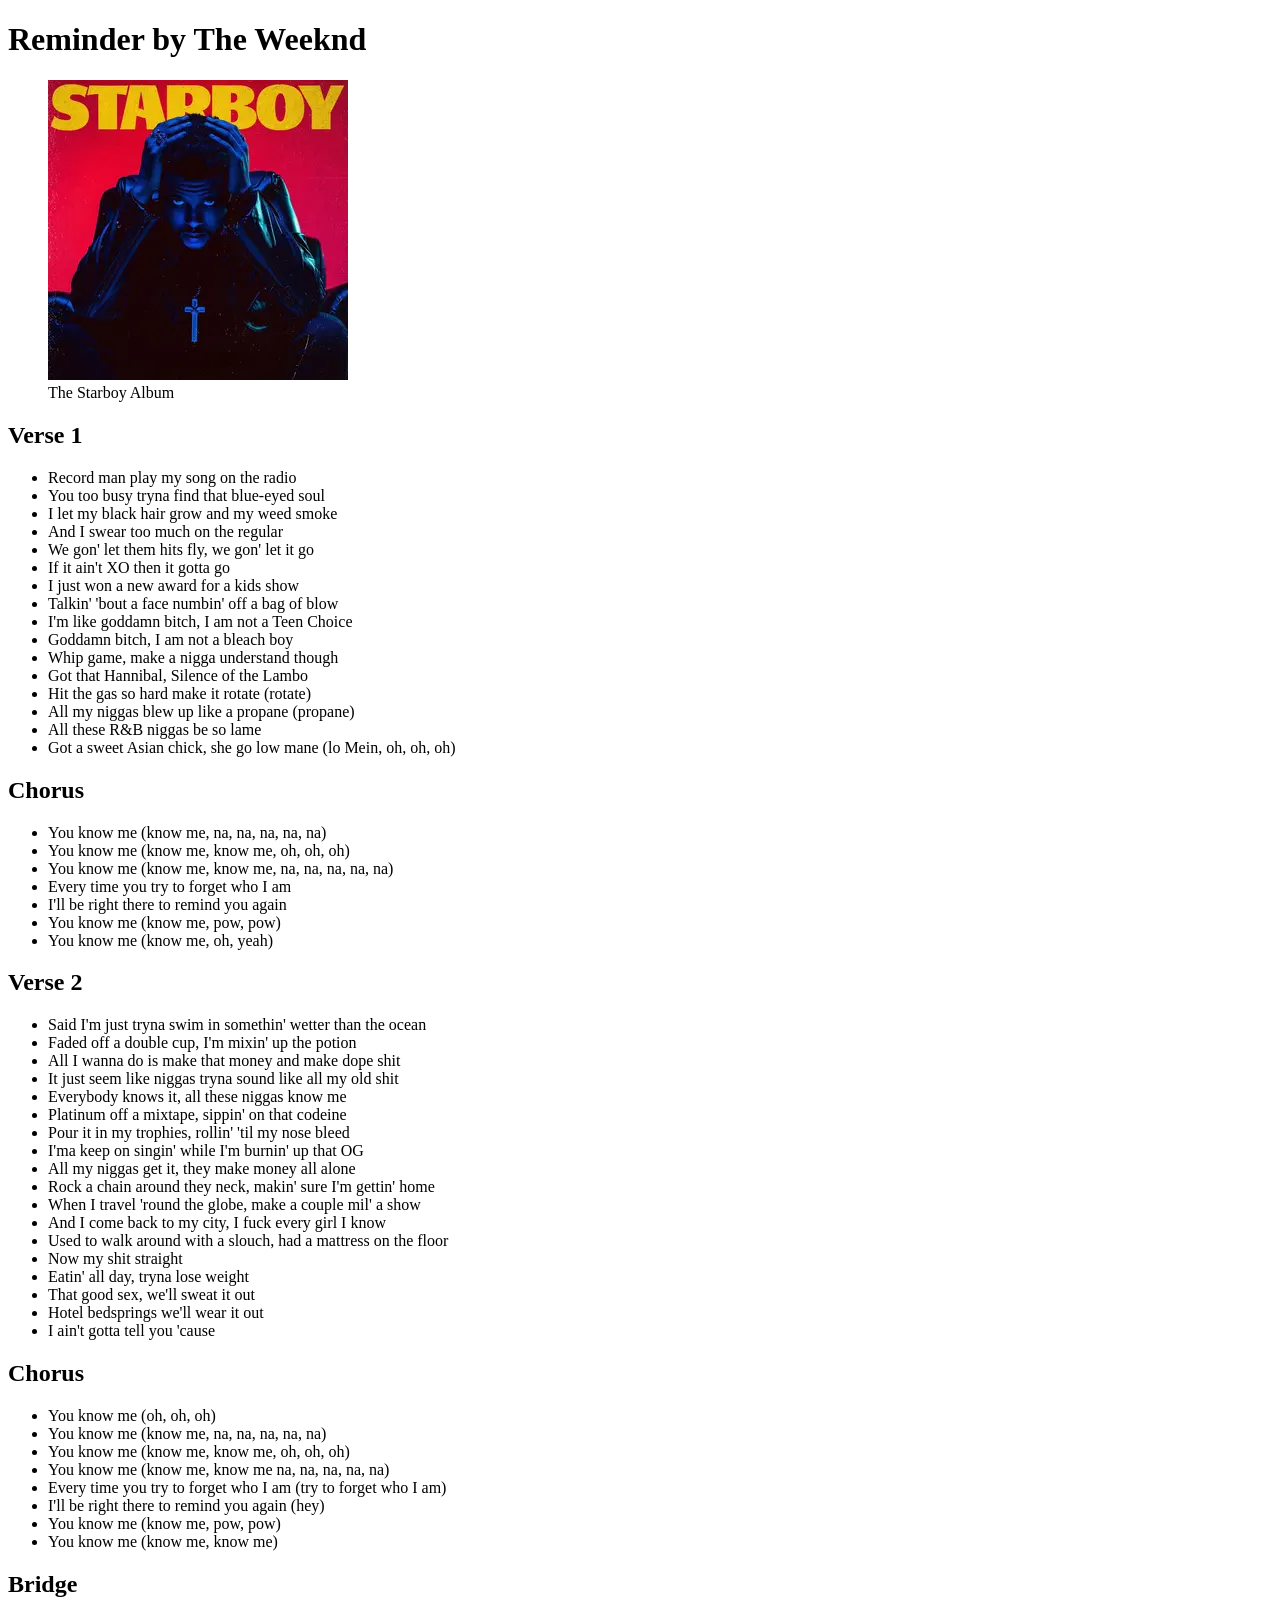
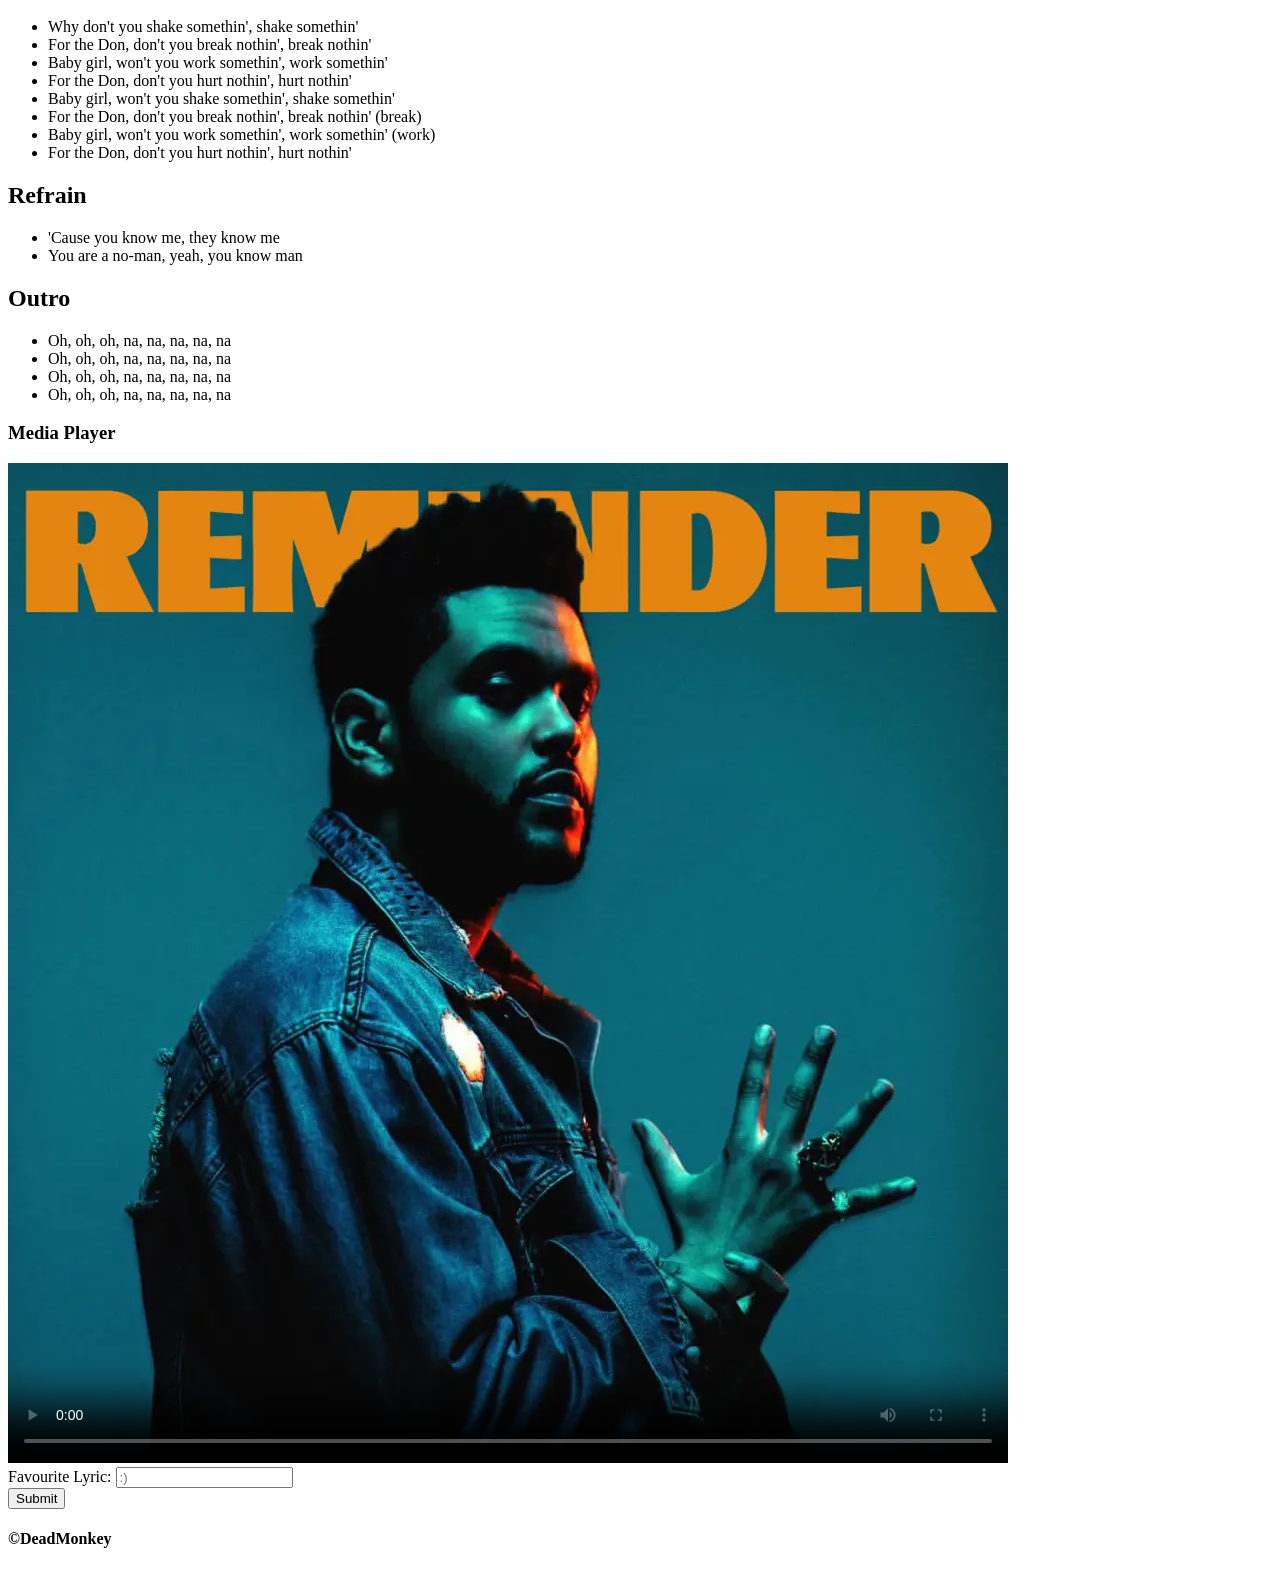
<file: assignment-1/index.html>
<!DOCTYPE html>
<html lang="en">
    <head>
        <!-- Metadata -->
         <meta charset="utf-8">
         <meta name="viewport" content="width=device-width, initial-scale=1">
         <title>Assignment 1</title>
         <meta name="description" content="Song Lyrics">
         <meta name="robots" content="nofollow, noindex">
    </head>
    <body>
         <!-- Title -->
        <header>
            <h1>Reminder by The Weeknd</h1>
        </header>
        <!-- Album Cover -->
         <div>
            <figure>
               <img src="./img/starboy-album.webp" alt="starboy album image">
               <figcaption>The Starboy Album</figcaption>
            </figure>
         </div>
         <!-- Song Lyrics -->
          <section>
            <div>
               <h2>Verse 1</h2>
               <ul>
                  <li>Record man play my song on the radio</li>
                  <li>You too busy tryna find that blue-eyed soul</li>
                  <li>I let my black hair grow and my weed smoke</li>
                  <li>And I swear too much on the regular</li>
                  <li>We gon' let them hits fly, we gon' let it go</li>
                  <li>If it ain't XO then it gotta go</li>
                  <li>I just won a new award for a kids show</li>
                  <li>Talkin' 'bout a face numbin' off a bag of blow</li>
                  <li>I'm like goddamn bitch, I am not a Teen Choice</li>
                  <li>Goddamn bitch, I am not a bleach boy</li>
                  <li>Whip game, make a nigga understand though</li>
                  <li>Got that Hannibal, Silence of the Lambo</li>
                  <li>Hit the gas so hard make it rotate (rotate)</li>
                  <li>All my niggas blew up like a propane (propane)</li>
                  <li>All these R&B niggas be so lame</li>
                  <li>Got a sweet Asian chick, she go low mane (lo Mein, oh, oh, oh)</li>
               </ul>
            </div>
            <div>
               <h2>Chorus</h2>
               <ul>
                  <li>You know me (know me, na, na, na, na, na)</li>
                  <li>You know me (know me, know me, oh, oh, oh)</li>
                  <li>You know me (know me, know me, na, na, na, na, na)</li>
                  <li>Every time you try to forget who I am</li>
                  <li>I'll be right there to remind you again</li>
                  <li>You know me (know me, pow, pow)</li>
                  <li>You know me (know me, oh, yeah)</li>
               </ul>
            </div>
            <div>
               <h2>Verse 2</h2>
               <ul>
                  <li>Said I'm just tryna swim in somethin' wetter than the ocean</li>
                  <li>Faded off a double cup, I'm mixin' up the potion</li>
                  <li>All I wanna do is make that money and make dope shit</li>
                  <li>It just seem like niggas tryna sound like all my old shit</li>
                  <li>Everybody knows it, all these niggas know me</li>
                  <li>Platinum off a mixtape, sippin' on that codeine</li>
                  <li>Pour it in my trophies, rollin' 'til my nose bleed</li>
                  <li>I'ma keep on singin' while I'm burnin' up that OG</li>
                  <li>All my niggas get it, they make money all alone</li>
                  <li>Rock a chain around they neck, makin' sure I'm gettin' home</li>
                  <li>When I travel 'round the globe, make a couple mil' a show</li>
                  <li>And I come back to my city, I fuck every girl I know</li>
                  <li>Used to walk around with a slouch, had a mattress on the floor</li>
                  <li>Now my shit straight</li>
                  <li>Eatin' all day, tryna lose weight</li>
                  <li>That good sex, we'll sweat it out</li>
                  <li>Hotel bedsprings we'll wear it out</li>
                  <li>I ain't gotta tell you 'cause</li>
               </ul>
            </div>
            <div>
               <h2>Chorus</h2>
               <ul>
                  <li>You know me (oh, oh, oh)</li>
                  <li>You know me (know me, na, na, na, na, na)</li>
                  <li>You know me (know me, know me, oh, oh, oh)</li>
                  <li>You know me (know me, know me na, na, na, na, na)</li>
                  <li>Every time you try to forget who I am (try to forget who I am)</li>
                  <li>I'll be right there to remind you again (hey)</li>
                  <li>You know me (know me, pow, pow)</li>
                  <li>You know me (know me, know me)</li>
               </ul>
            </div>
            <div>
               <h2>Bridge</h2>
               <ul>
                  <li>Why don't you shake somethin', shake somethin'</li>
                  <li>For the Don, don't you break nothin', break nothin'</li>
                  <li>Baby girl, won't you work somethin', work somethin'</li>
                  <li>For the Don, don't you hurt nothin', hurt nothin'</li>
                  <li>Baby girl, won't you shake somethin', shake somethin'</li>
                  <li>For the Don, don't you break nothin', break nothin' (break)</li>
                  <li>Baby girl, won't you work somethin', work somethin' (work)</li>
                  <li>For the Don, don't you hurt nothin', hurt nothin'</li>
               </ul>
            </div>
            <div>
               <h2>Refrain</h2>
               <ul>
                  <li>'Cause you know me, they know me</li>
                  <li>You are a no-man, yeah, you know man</li>
               </ul>
            </div>
            <div>
               <h2>Outro</h2>
               <ul>
                  <li>Oh, oh, oh, na, na, na, na, na</li>
                  <li>Oh, oh, oh, na, na, na, na, na</li>
                  <li>Oh, oh, oh, na, na, na, na, na</li>
                  <li>Oh, oh, oh, na, na, na, na, na</li>
               </ul>
            </div>
          </section>
         <!-- Media -->
          <section>
            <div>
               <h3>Media Player</h3>
               <video controls poster="./img/reminder.webp">
                  <source src="./video/Reminder.mp4" type="video/mp4">
                  Your browser sucks, upgrade the damn thing
               </video>
            </div>
          </section>
         <!-- Interactive Form -->
         <div>
            <form method="post" action="file.php">
               <label>Favourite Lyric:</label>
               <input type="text" placeholder=":)">
               <br>
               <button type="submit">Submit</button>
            </form>
         </div>
        <footer>
            <h4>&copy;DeadMonkey</h4>
        </footer>
    </body>
</html>
</file>
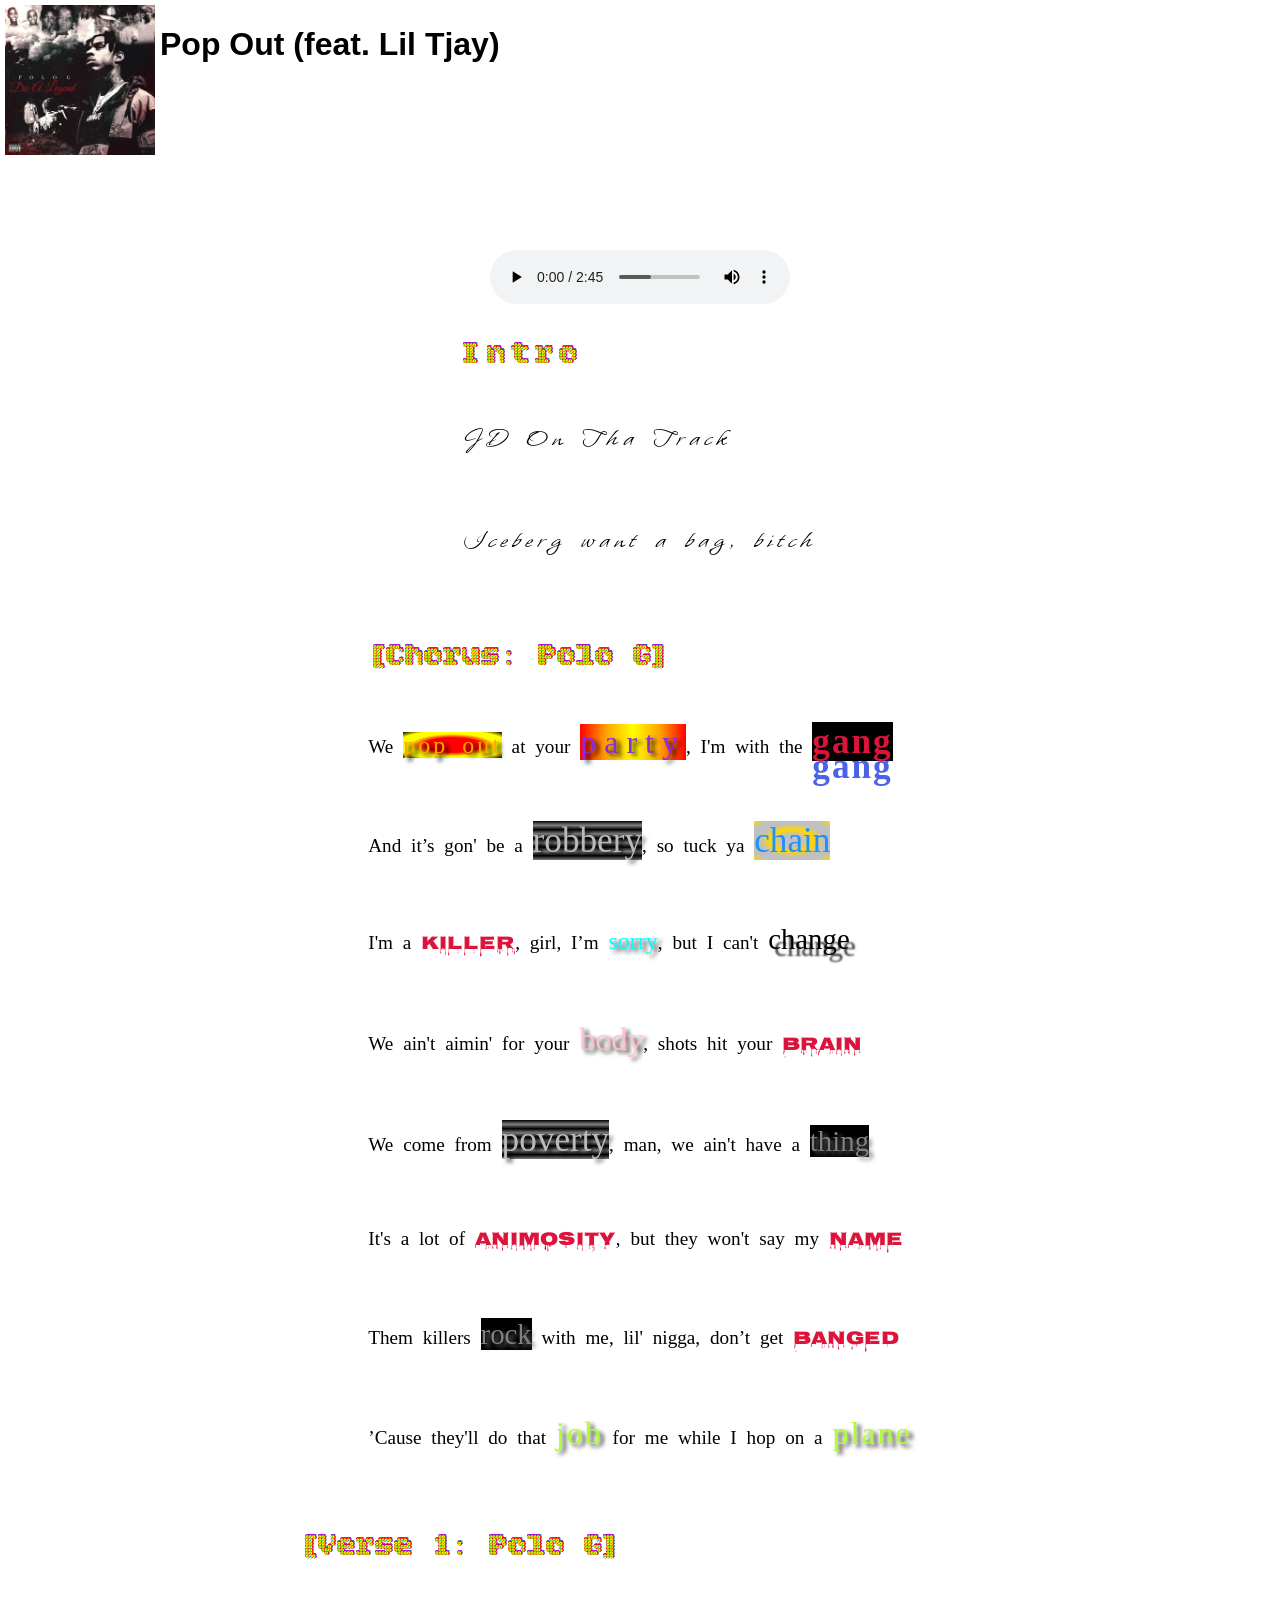
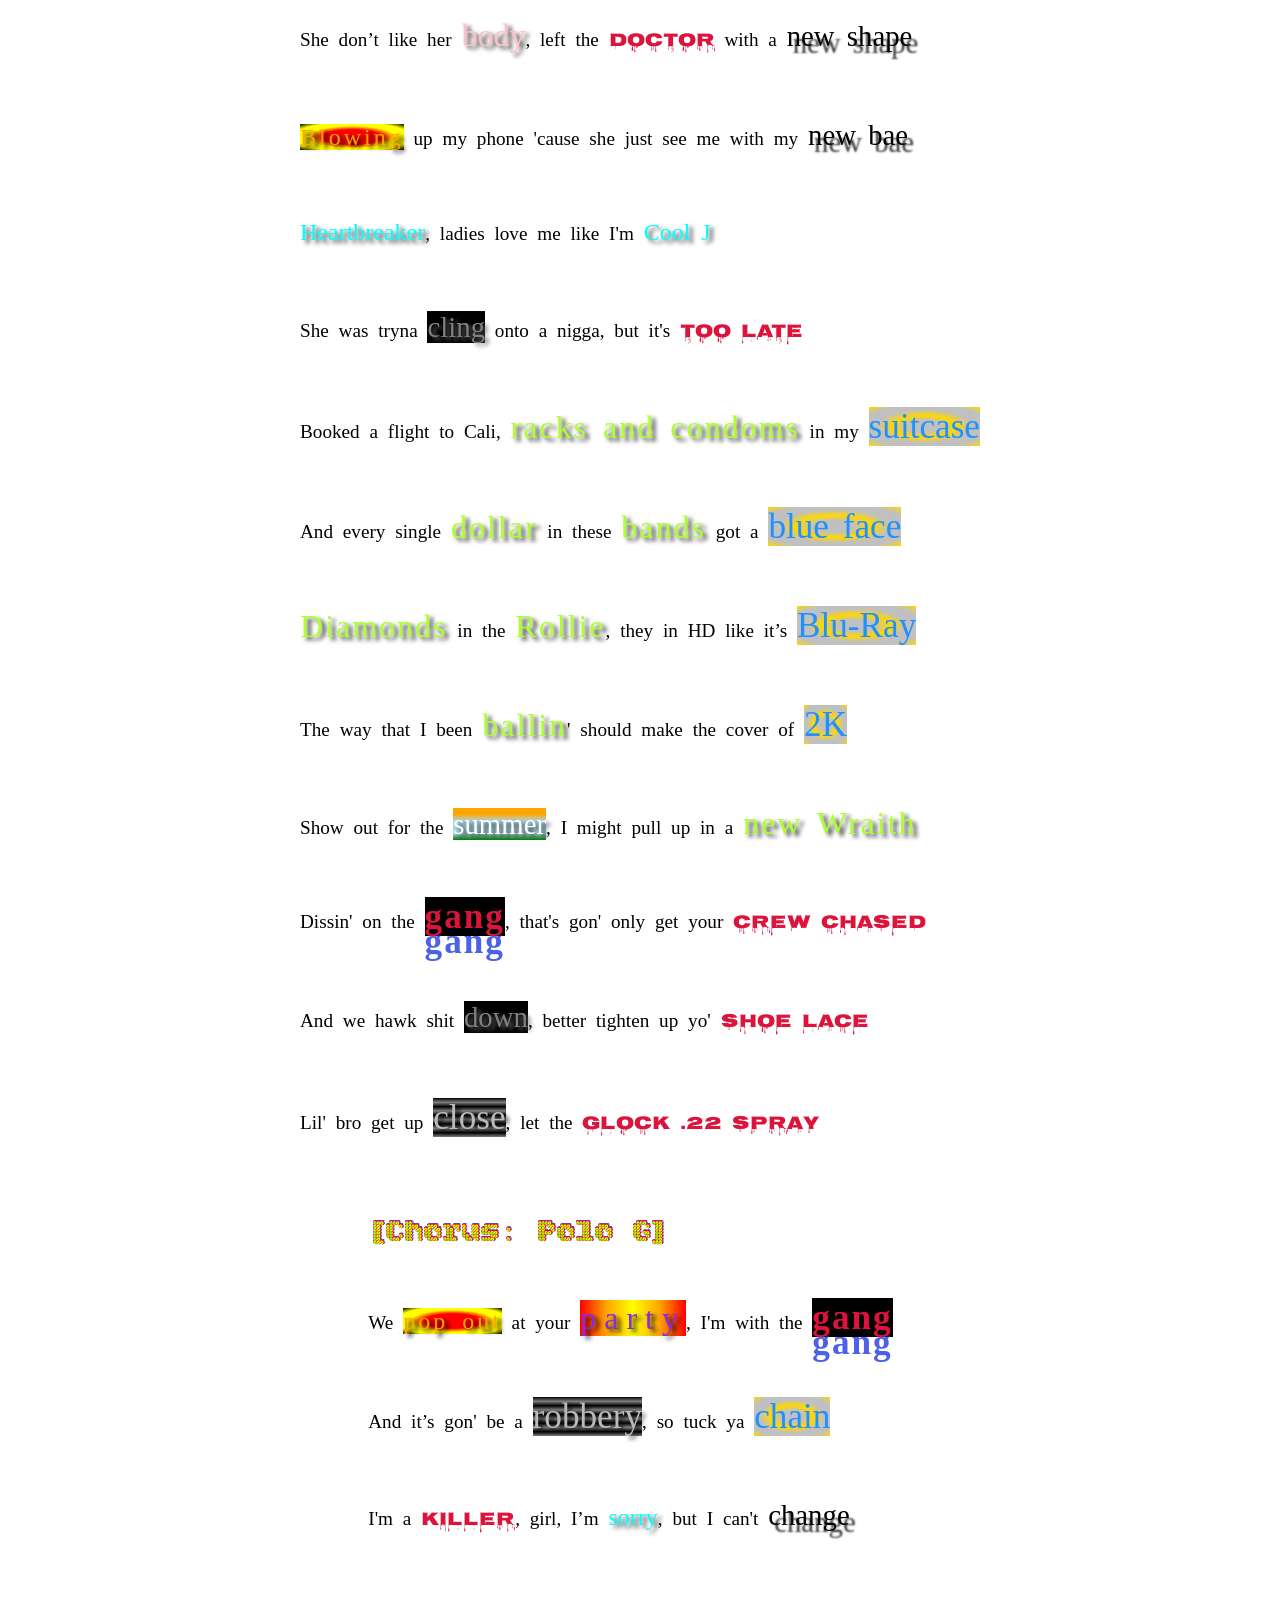
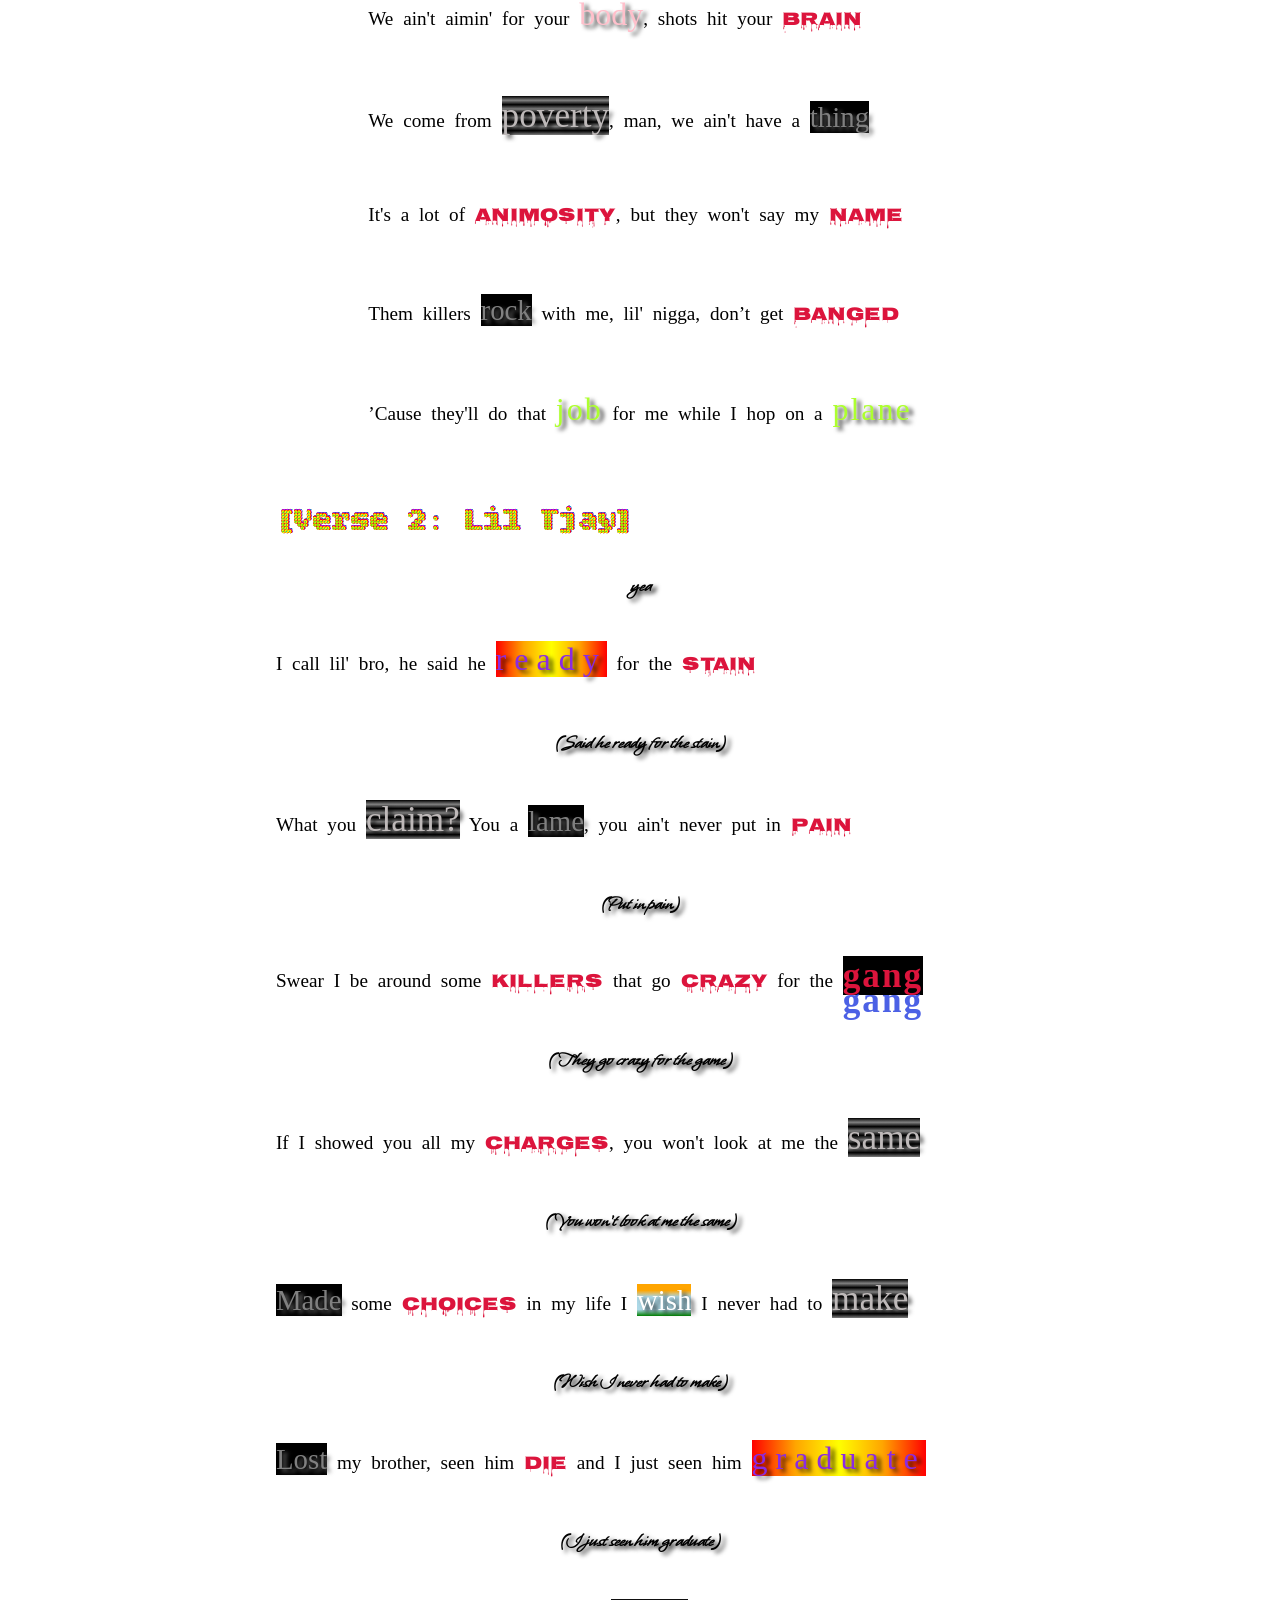
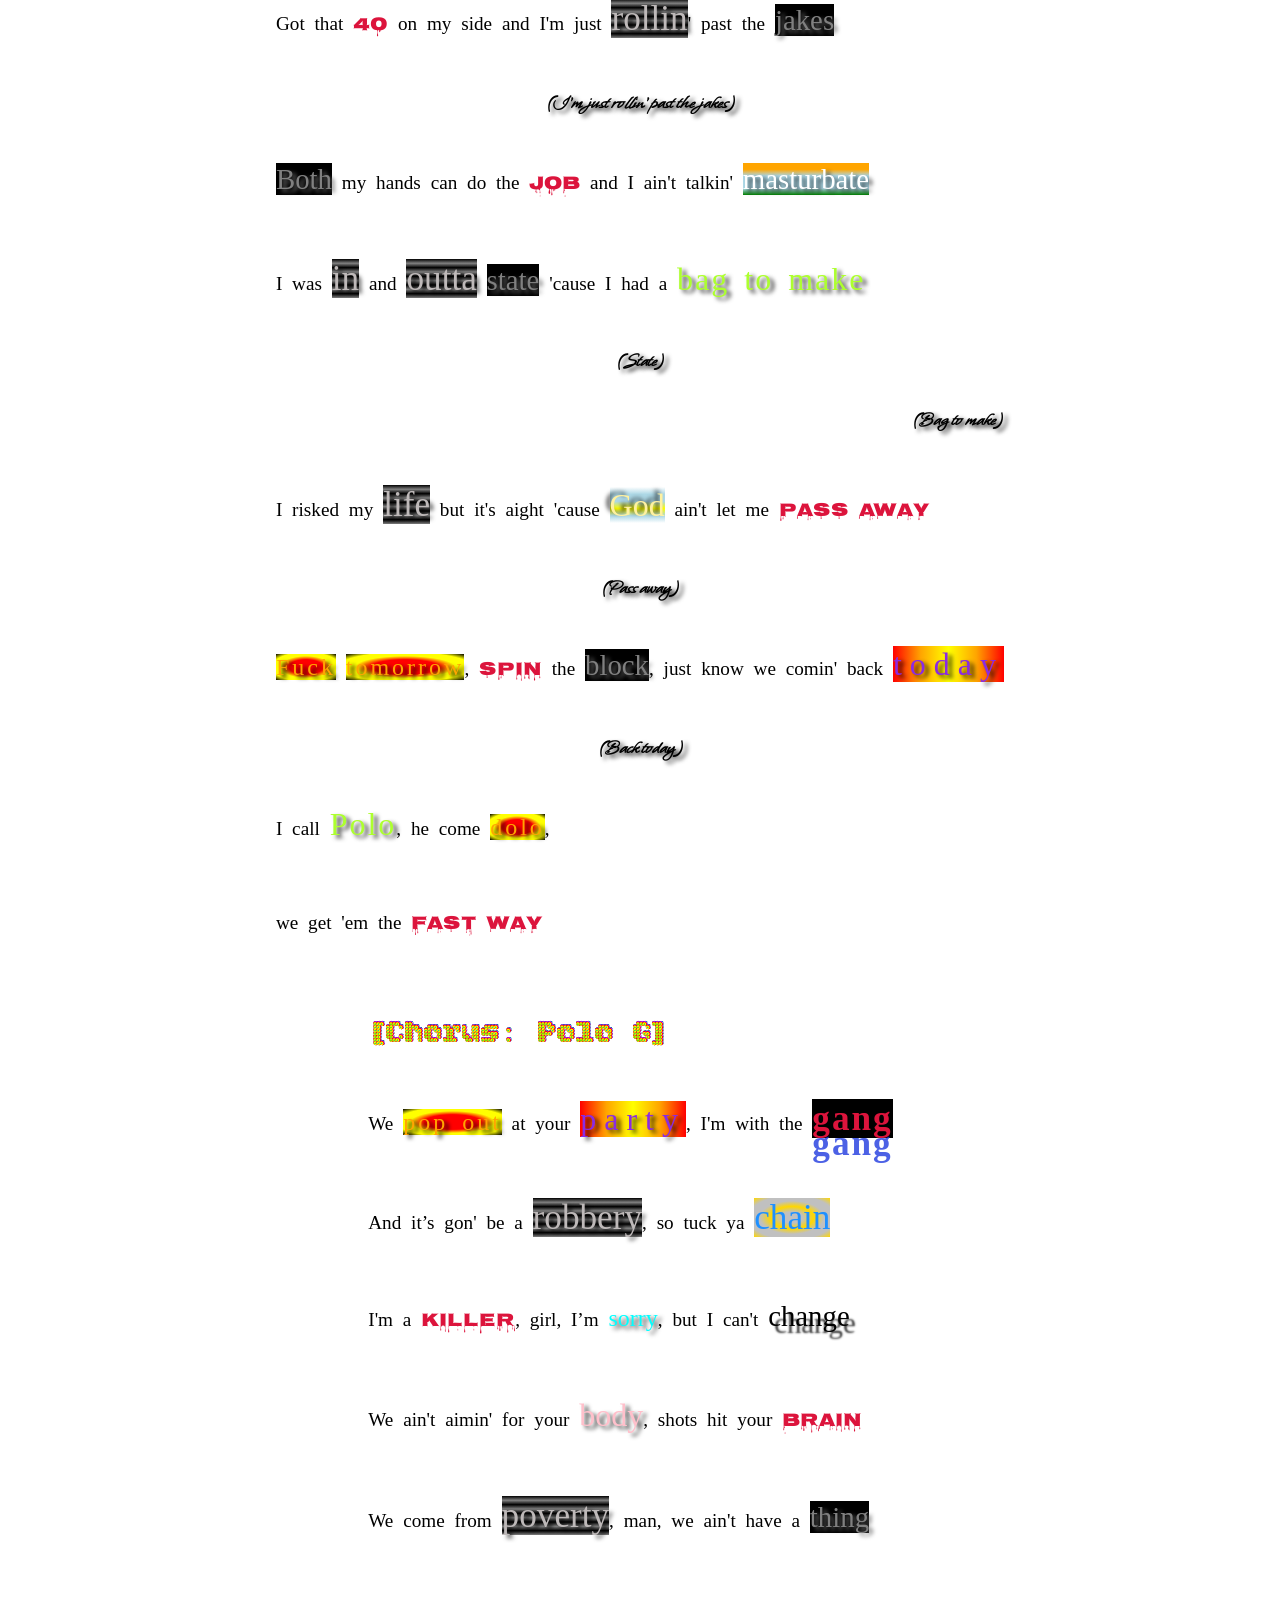
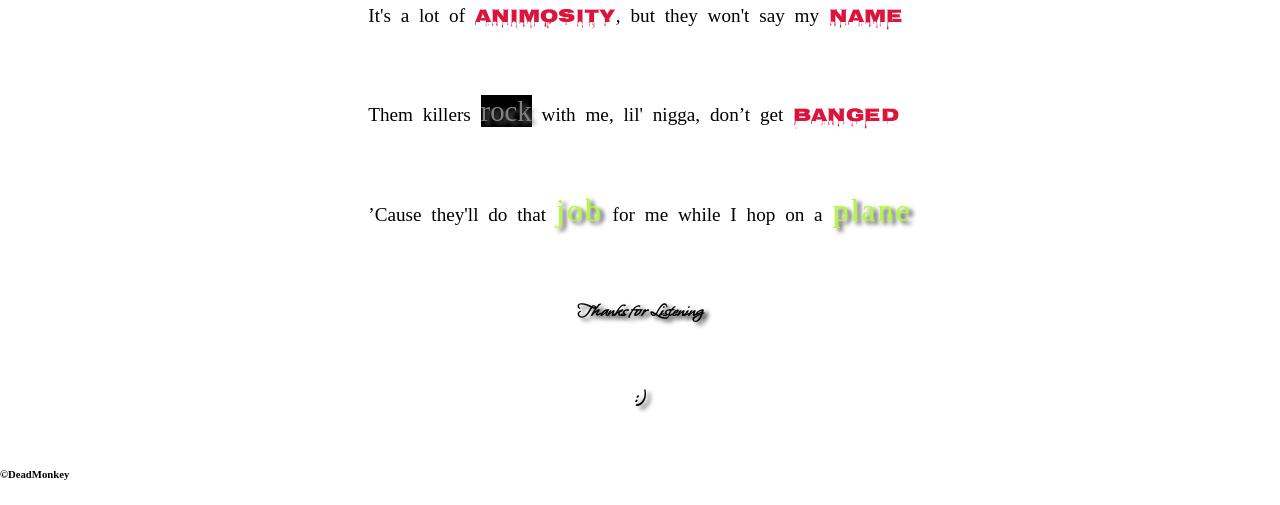
<file: assignment-2/index.html>
<!DOCTYPE html>
<html lang="en">
    <head>
        <!-- Metadata -->
         <meta charset="utf-8">
         <meta name="viewport" content="width=device-width, initial-scale=1">
         <title>Assignment 2</title>
         <meta name="description" content="Song Lyrics">
         <meta name="robots" content="nofollow, noindex">
         <link rel="stylesheet" href="./css/style.css">
    </head>
    <body>
        <header>
            <!-- Album Cover -->
        <div>
            <a href="index.html">
                <img src="./img/album-cover.webp" alt="Polo G Album Image">
            </a>
        </div>
        <div>
            <!-- Title -->
            <h1>Pop Out (feat. Lil Tjay)</h1>
        </div>
        </header>
        <main>
        <!-- Media -->
        <div>
            <audio controls><source src="./media/Pop_Out.mp3" type="audio/mp3">Your browser sucks</audio>
        </div>
        <!-- Song Lyrics -->
            <section class="intro">
                <div>
                    <h2>Intro</h2>
                    <p>JD On Tha Track</p>
                    <p>Iceberg want a bag, bitch</p>
                </div>
            </section>
            <section>
                <div>
                    <h3>[Chorus: Polo G]</h3>
                    <p>We <mark class="noisy">pop out</mark> at your <mark class="party">party</mark>, I'm with the <mark class="gang">gang</mark></p>
                    <p>And it’s gon' be a <mark class="robbery">robbery</mark>, so tuck ya <mark class="chain">chain</mark></p>
                    <p>I'm a <mark class="killer">killer</mark>, girl, I’m <mark class="sorry">sorry</mark>, but I can't <mark class="change">change</mark></p>
                    <p>We ain't aimin' for your <mark class="body">body</mark>, shots hit your <mark class="killer">brain</mark></p>
                    <p>We come from <mark class="robbery">poverty</mark>, man, we ain't have a <mark class="rock">thing</mark></p>
                    <p>It's a lot of <mark class="killer">animosity</mark>, but they won't say my <mark class="killer">name</mark></p>
                    <p>Them killers <mark class="rock">rock</mark> with me, lil' nigga, don’t get <mark class="killer">banged</mark></p>
                    <p>’Cause they'll do that <mark class="rich">job</mark> for me while I hop on a <mark class="rich">plane</mark></p>
                </div>
            </section>
            <section>
                <div>
                    <h3>[Verse 1: Polo G]</h3>
                    <p>She don’t like her <mark class="body">body</mark>, left the <mark class="killer">doctor</mark> with a <mark class="change">new shape</mark></p>
                    <p><mark class="noisy">Blowing</mark> up my phone 'cause she just see me with my <mark class="change">new bae</mark></p>
                    <p><mark class="sorry">Heartbreaker</mark>, ladies love me like I'm <mark class="sorry">Cool J</mark></p>
                    <p>She was tryna <mark class="rock">cling</mark> onto a nigga, but it's <mark class="killer">too late</mark></p>
                    <p>Booked a flight to Cali, <mark class="rich">racks and condoms</mark> in my <mark class="chain">suitcase</mark></p>
                    <p>And every single <mark class="rich">dollar</mark> in these <mark class="rich">bands</mark> got a <mark class="chain">blue face</mark></p>
                    <p><mark class="rich">Diamonds</mark> in the <mark class="rich">Rollie</mark>, they in HD like it’s <mark class="chain">Blu-Ray</mark></p>
                    <p>The way that I been <mark class="rich">ballin</mark>' should make the cover of <mark class="chain">2K</mark></p>
                    <p>Show out for the <mark class="summer">summer</mark>, I might pull up in a <mark class="rich">new Wraith</mark></p>
                    <p>Dissin' on the <mark class="gang">gang</mark>, that's gon' only get your <mark class="killer">crew chased</mark></p>
                    <p>And we hawk shit <mark class="rock">down</mark>, better tighten up yo' <mark class="killer">shoe lace</mark></p>
                    <p>Lil' bro get up <mark class="robbery">close</mark>, let the <mark class="killer">Glock .22 spray</mark></p>
                </div>
            </section>
            <section>
                <div>
                    <h3>[Chorus: Polo G]</h3>
                    <p>We <mark class="noisy">pop out</mark> at your <mark class="party">party</mark>, I'm with the <mark class="gang">gang</mark></p>
                    <p>And it’s gon' be a <mark class="robbery">robbery</mark>, so tuck ya <mark class="chain">chain</mark></p>
                    <p>I'm a <mark class="killer">killer</mark>, girl, I’m <mark class="sorry">sorry</mark>, but I can't <mark class="change">change</mark></p>
                    <p>We ain't aimin' for your <mark class="body">body</mark>, shots hit your <mark class="killer">brain</mark></p>
                    <p>We come from <mark class="robbery">poverty</mark>, man, we ain't have a <mark class="rock">thing</mark></p>
                    <p>It's a lot of <mark class="killer">animosity</mark>, but they won't say my <mark class="killer">name</mark></p>
                    <p>Them killers <mark class="rock">rock</mark> with me, lil' nigga, don’t get <mark class="killer">banged</mark></p>
                    <p>’Cause they'll do that <mark class="rich">job</mark> for me while I hop on a <mark class="rich">plane</mark></p>
                </div>
            </section>
            <section>
                <div>
                    <h3>[Verse 2: Lil Tjay]</h3>
                    <h4>yea</h4>
                    <p>I call lil' bro, he said he <mark class="party">ready</mark> for the <mark class="killer">stain</mark></p>
                    <h4>(Said he ready for the stain)</h4>
                    <p>What you <mark class="robbery">claim?</mark> You a <mark class="rock">lame</mark>, you ain't never put in <mark class="killer">pain</mark></p>
                    <h4>(Put in pain)</h4>
                    <p>Swear I be around some <mark class="killer">killers</mark> that go <mark class="killer">crazy</mark> for the <mark class="gang">gang</mark></p>
                    <h4>(They go crazy for the game)</h4>
                    <p>If I showed you all my <mark class="killer">charges</mark>, you won't look at me the <mark class="robbery">same</mark></p>
                    <h4>(You won't look at me the same)</h4>
                    <p><mark class="rock">Made</mark> some <mark class="killer">choices</mark> in my life I <mark class="summer">wish</mark> I never had to <mark class="robbery">make</mark></p>
                    <h4>(Wish I never had to make)</h4>
                    <p><mark class="rock">Lost</mark> my brother, seen him <mark class="killer">die</mark> and I just seen him <mark class="party">graduate</mark></p>
                    <h4>(I just seen him graduate)</h4>
                    <p>Got that <mark class="killer">40</mark> on my side and I'm just <mark class="robbery">rollin</mark>' past the <mark class="rock">jakes</mark></p>
                    <h4>(I'm just rollin' past the jakes)</h4>
                    <p><mark class="rock">Both</mark> my hands can do the <mark class="killer">job</mark> and I ain't talkin' <mark class="summer">masturbate</mark></p>
                    <p>I was <mark class="robbery">in</mark> and <mark class="robbery">outta</mark> <mark class="rock">state</mark> 'cause I had a <mark class="rich">bag to make</mark></p>
                    <h4>(State)</h4>
                    <h5>(Bag to make)</h5>
                    <p>I risked my <mark class="robbery">life</mark> but it's aight 'cause <mark class="holy">God</mark> ain't let me <mark class="killer">pass away</mark></p>
                    <h4>(Pass away)</h4>
                    <p><mark class="noisy">Fuck</mark> <mark class="noisy">tomorrow</mark>, <mark class="killer">spin</mark> the <mark class="rock">block</mark>, just know we comin' back <mark class="party">today</mark></p>
                    <h4>(Back today)</h4>
                    <p>I call <mark class="rich">Polo</mark>, he come <mark class="noisy">dolo</mark>,</p>
                    <p>we get 'em the <mark class="killer">fast way</mark></p>
                </div>
            </section>
            <section>
                <div>
                    <h3>[Chorus: Polo G]</h3>
                    <p>We <mark class="noisy">pop out</mark> at your <mark class="party">party</mark>, I'm with the <mark class="gang">gang</mark></p>
                    <p>And it’s gon' be a <mark class="robbery">robbery</mark>, so tuck ya <mark class="chain">chain</mark></p>
                    <p>I'm a <mark class="killer">killer</mark>, girl, I’m <mark class="sorry">sorry</mark>, but I can't <mark class="change">change</mark></p>
                    <p>We ain't aimin' for your <mark class="body">body</mark>, shots hit your <mark class="killer">brain</mark></p>
                    <p>We come from <mark class="robbery">poverty</mark>, man, we ain't have a <mark class="rock">thing</mark></p>
                    <p>It's a lot of <mark class="killer">animosity</mark>, but they won't say my <mark class="killer">name</mark></p>
                    <p>Them killers <mark class="rock">rock</mark> with me, lil' nigga, don’t get <mark class="killer">banged</mark></p>
                    <p>’Cause they'll do that <mark class="rich">job</mark> for me while I hop on a <mark class="rich">plane</mark></p>
                </div>
            </section>
            <section>
                <h4>Thanks for Listening</h4>
            </section>
            <section>
                <h5>:)</h5>
            </section>
        </main>
        <footer>
            <h6>&copy;DeadMonkey</h6>
        </footer>
    </body>
</html>
</file>
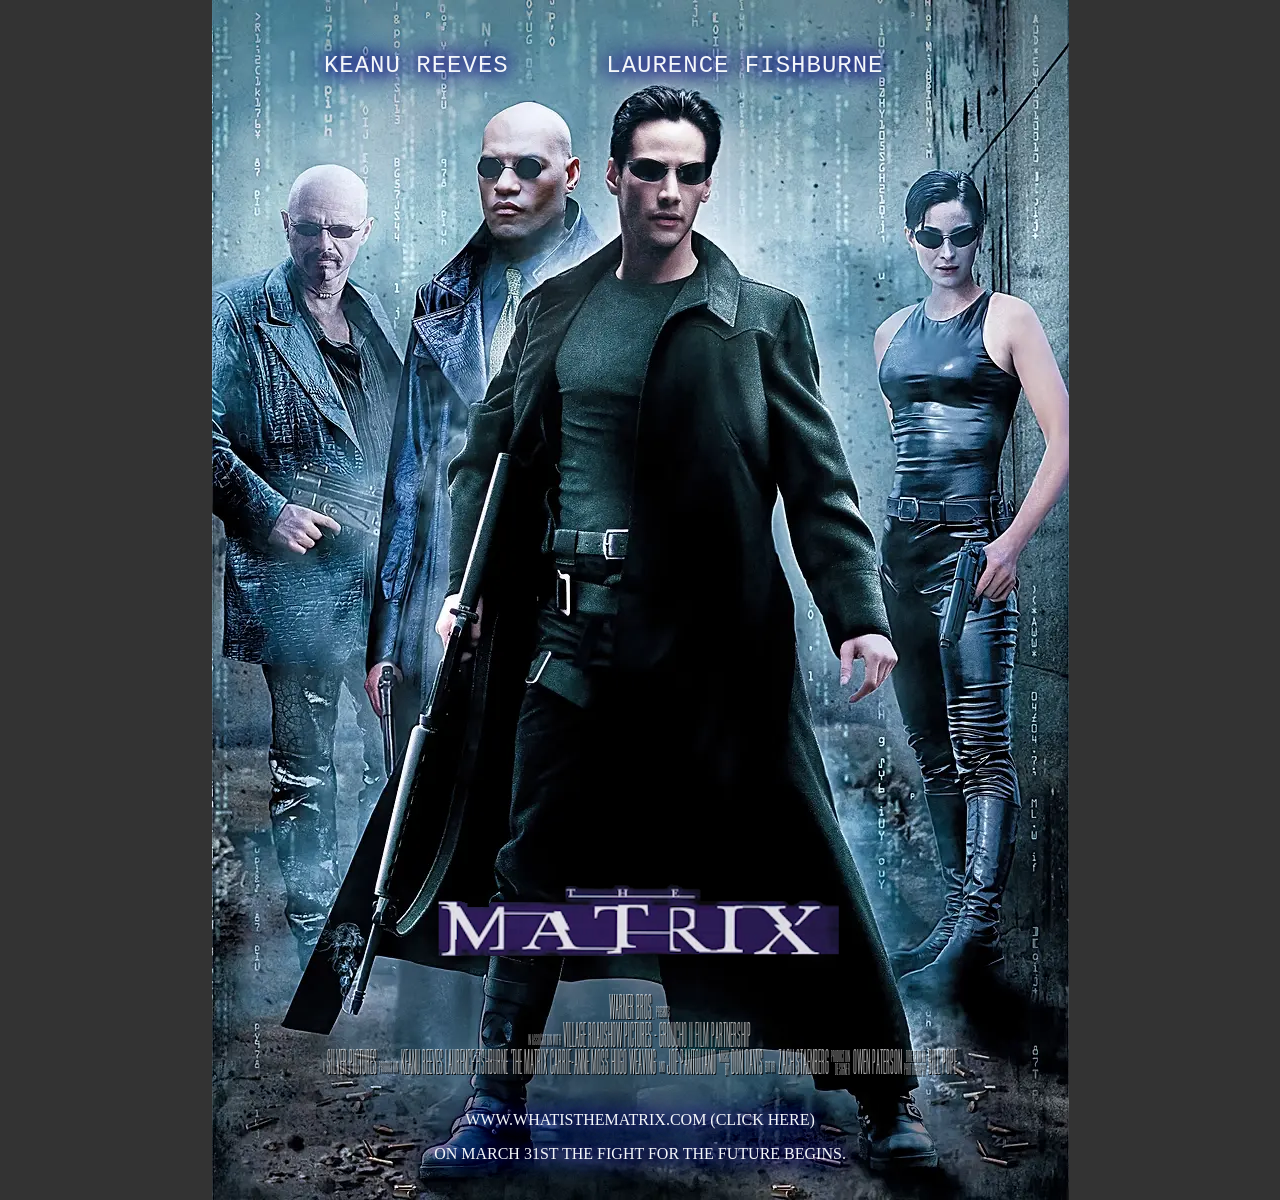
<file: assignment-3/index.html>
<!DOCTYPE html>
<html lang="en">
    <head>
        <!-- Metadata -->
         <meta charset="utf-8">
         <meta name="viewport" content="width=device-width, initial-scale=1">
         <title>Assignment 3</title>
         <meta name="description" content="Movie Poster">
         <meta name="robots" content="nofollow, noindex">
         <link rel="stylesheet" href="./css/styles.css">
    </head>
    <body>
        <!-- Stars -->
        <div>
            <div><p>Keanu Reeves</p></div>
            <div><p>Laurence Fishburne</p></div>
        </div>
        <div></div>
        <div>
            <img src="./img/matrix_logo.png" alt="The Matrix">
        </div>
        <div class="credit">
            <!-- Row 1 -->
            <div class="credit-row">
                <span class="standard"> Warner Bros.</span>
                <span class="prefix">presents</span>
            </div>
            <!-- Row 2 -->
            <div class="credit-row">
                <span class="prefix">In Association With</span>
                <span class="standard">Village Roadshow Pictures - Groucho II Film Partnership</span>
            </div>
            <!-- row 3 -->
            <div class="credit-row">
                <span class="prefix">A</span>
                <span class="standard">Silver Pictures</span>
                <span class="prefix">Production</span>
                <span class="standard">Keanu Reeves</span>
                <span class="standard">Laurence Fishburne</span>
                <span class="standard">"The Matrix"</span>
                <span class="standard">Carrie-Anne Moss</span>
                <span class="standard">Hugo Weaving</span>
                <span class="prefix">and</span>
                <span class="standard">Joe Pantoliano</span>
                <div class="stack">
                    <span class="stack1">Music</span>
                    <span class="stack1">By</span>
                </div>
                <span class="standard">Don Davis</span>
                <span class="prefix">Editor</span>
                <span class="standard">Zach Staenberg</span>
                <div class="stack">
                    <span class="stack1">Production</span>
                    <span class="stack1">Designer</span>
                </div>
                <span class="standard">Owen Paterson</span>
                <div class="stack">
                    <span class="stack1">Director of</span>
                    <span class="stack1">Photography</span>
                </div>
                <span class="standard">Bill Pope</span>
            </div>
            <!-- <p></p> -->
            <!-- row 4 -->
             <!-- <div class="credit-row">
                <div class="stack">
                    <span class="stack1">Co-</span>
                    <span class="stack1">Producer</span>
                </div>
                <span class="standard">Dan Cracchiollo</span>
                <div class="stack">
                    <span class="stack1">Executive</span>
                    <span class="stack1">Producers</span>
                </div>
                <span class="standard">Barrie Osborne</span>
                <span class="standard">Andrew Mason</span>
                <span class="standard">Andy Wachowski</span>
                <span class="standard">Larry Wachowski</span>
                <span class="standard">Erwin Stoff</span>
                <span class="prefix">And</span>
                <span class="standard">Bruce Berman</span>
                <div class="stack">
                    <span class="stack1">Produced</span>
                    <span class="stack1">By</span>
                </div>
                <span class="standard">Joel Silver</span>
             </div> -->
            <!-- <div class="credit-row">
            </div> -->
            <!-- row 5 -->
            <!-- <div class="credit-row">
                <span>img</span>
                <span>img</span>
                <span>img</span>
                <div class="stack">
                    <span>Soundtrack Album on Maverick Records</span>
                    <span>www.whatisthematrix.com</span>
                </div>
                <span class="stack">Written By</span>
                <span class="standard">The Wachowski Brothers</span>
                <div>
                    <span class="stack">Directed By</span>
                    <span class="standard">The Wachowski Brothers</span>
                </div>
            </div> -->
        </div>
        <div>
            <a href="https://www.youtube.com/watch?v=vKQi3bBA1y8" target="_blank">www.whatisthematrix.com (click here)</a>
            <p>On March 31st The Fight For The Future Begins.</p>
        </div>
    </body>
</html>
</file>
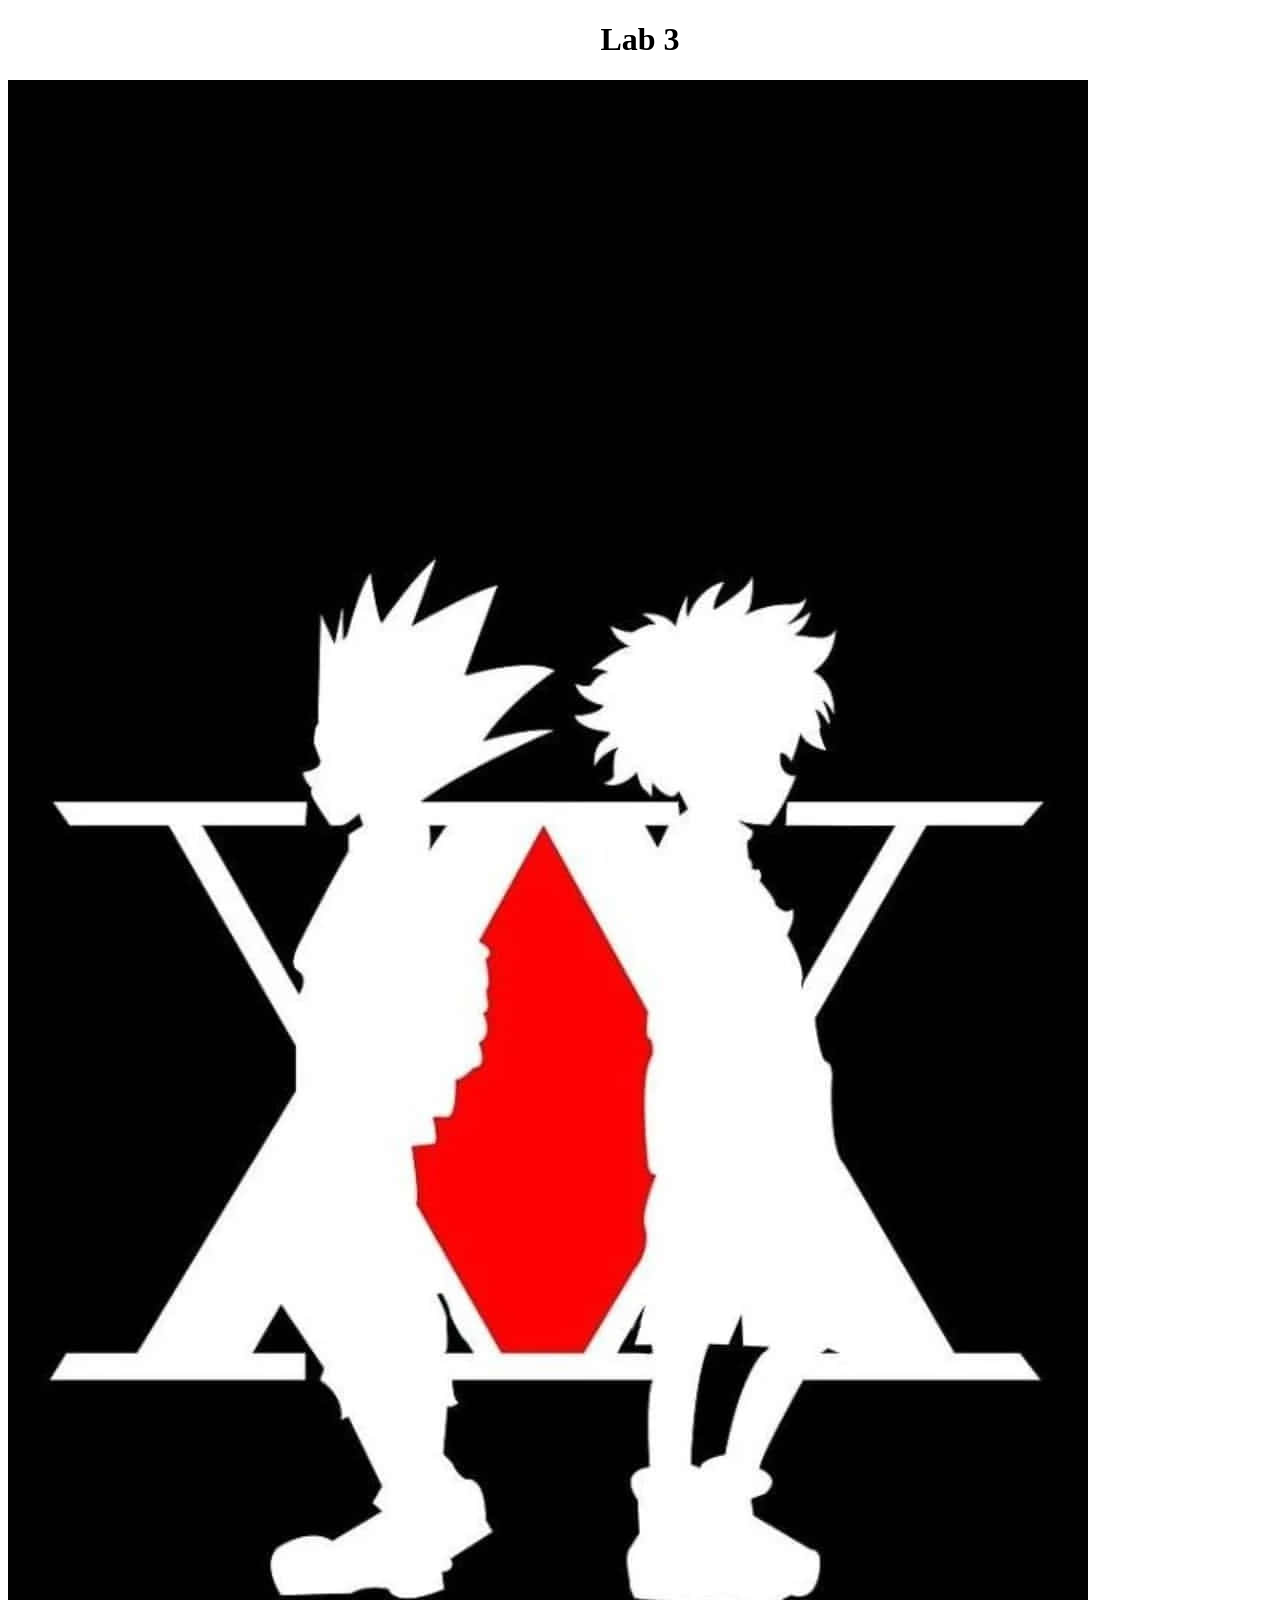
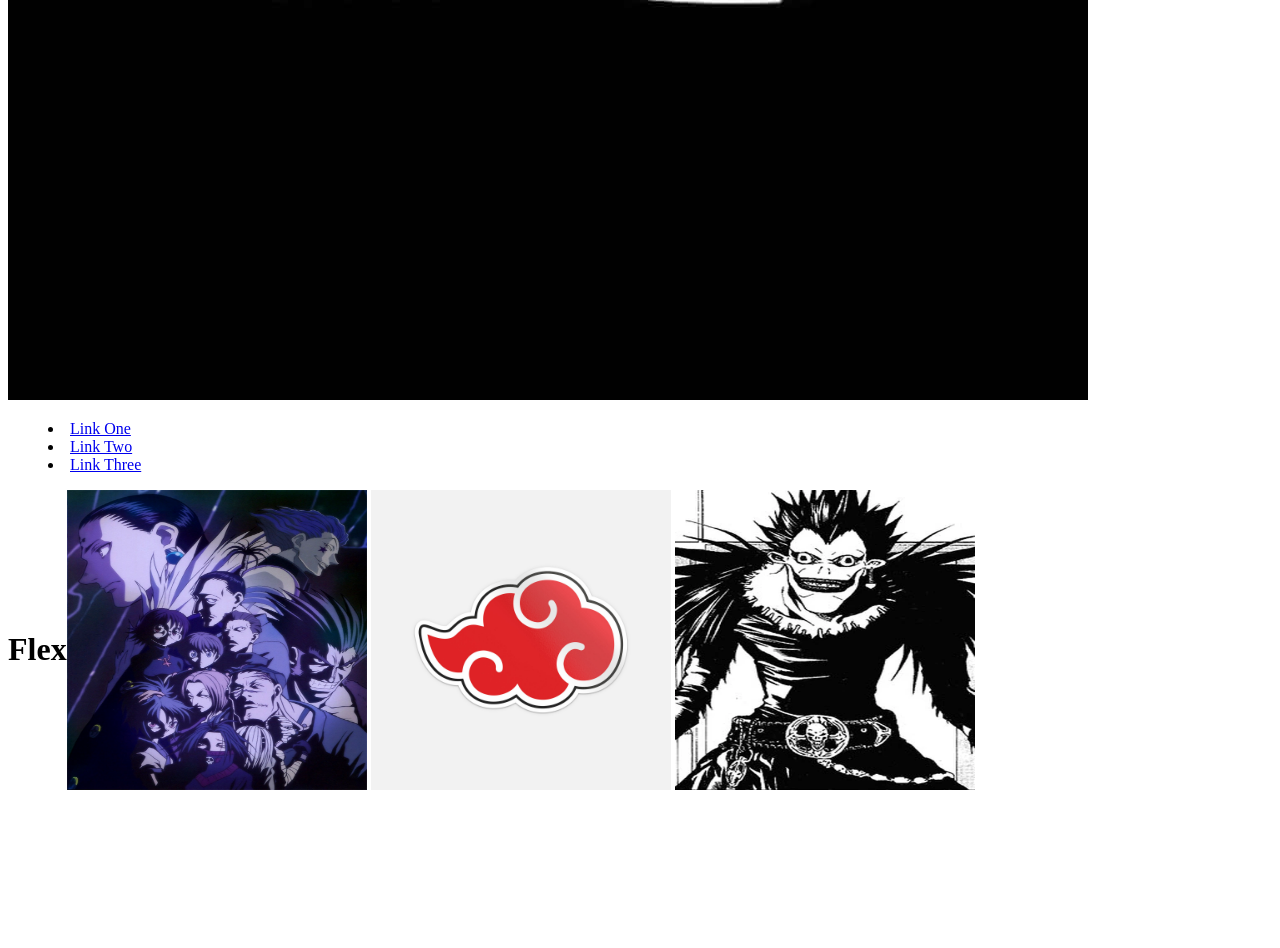
<file: lab-3/index.html>
<!DOCTYPE html>
<html lang="en">
    <head>
        <!-- Metadata -->
         <meta charset="utf-8">
         <meta name="viewport" content="width=device-widthm initial-scale=1">
         <title>Lab 3</title>
         <meta name="description" content="Lab 3">
         <meta name="robots" content="nofollow, noindex">
         <link rel="stylesheet" href="css/style.css">
    </head>
    <body>
        <header>
            <div>
                <h1>Lab 3</h1>
                <img src="./img/logo.jpg" alt="logo">
            </div>
        </header>
        <nav>
            <menu>
                <li><a href="index.html">Link One</a></li>
                <li><a href="index.html">Link Two</a></li>
                <li><a href="index.html">Link Three</a></li>
            </menu>
        </nav> 
        <section class="items">
            <div class="items-label">
                <h2>Flex</h2>
            </div>
            <div>
                <img src="./img/b.webp" alt="Image 2">
                <img src="./img/a.jpeg" alt="Image 1">
                <img src="./img/c.webp" alt="Image 3">
            </div>
        </section>
    </body>
</html>
</file>
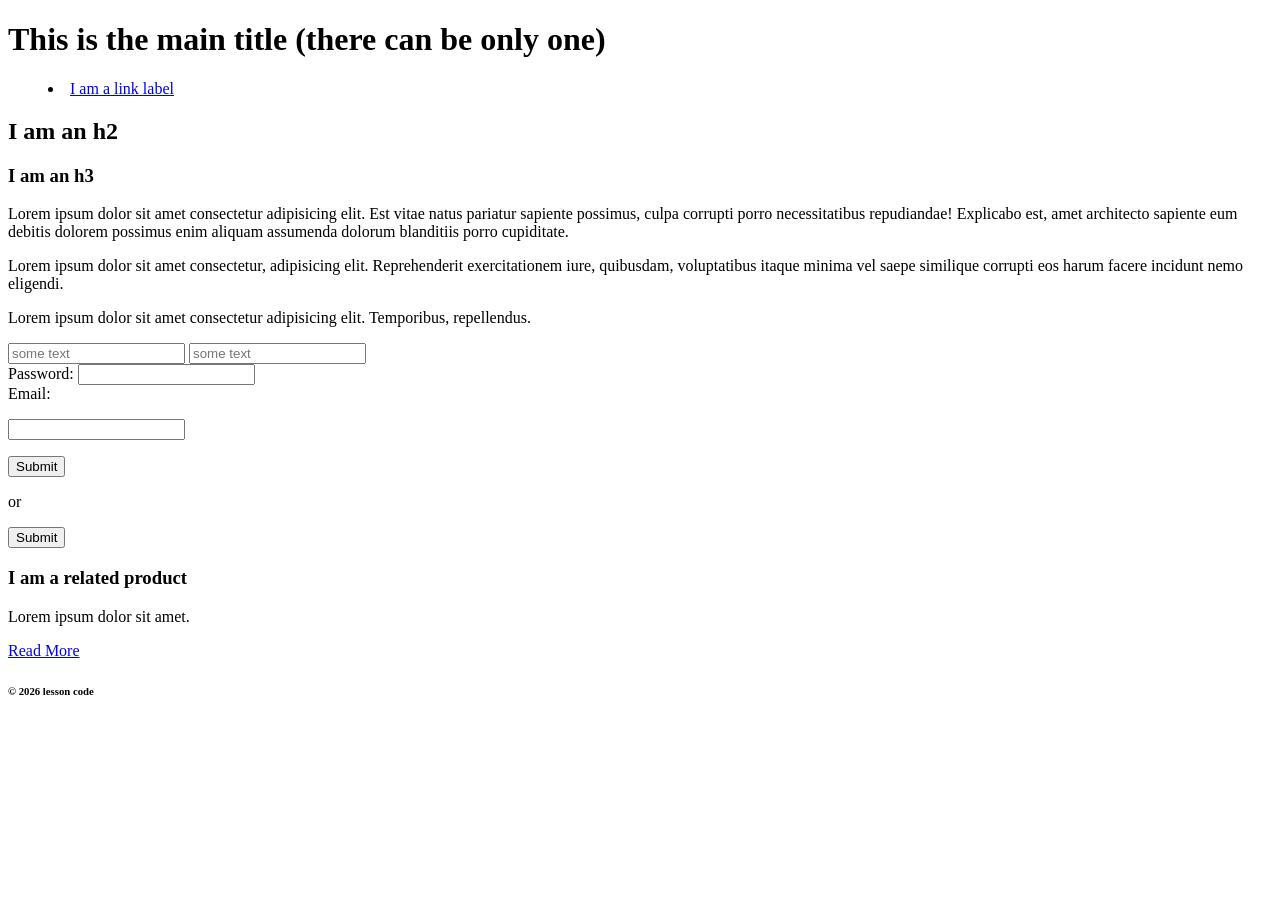
<file: week-1/index.html>
<!DOCTYPE html>
<html lang="eng">
    <head>
        <!-- This is an html comment! Inside the head we add our metadata, 
         links to CSS JS and fonts. -->
         <meta charset="utf-8">
         <meta name="viewport" content="width=device-width, initial-scale=1">
         <title>Week 1 Learning HTML</title>
         <meta name="description" content="This week we are looking at the basic HTML 
         structure">
         <meta name="robots" content="nofollow, noindex">
    </head>
    <!-- everything in the body is visable to the user-->
    <body>
        <header>
            <h1>This is the main title (there can be only one)</h1>
            <nav>
                <menu>
                    <li>
                        <a href="index.html">I am a link label</a>
                    </li>
                </menu>
            </nav>
        </header>
        <main>
            <section>
                <h2>I am an h2</h2>
                <div>
                    <h3>I am an h3</h3>
                    <p>Lorem ipsum dolor sit amet consectetur adipisicing elit. Est vitae natus pariatur sapiente possimus, culpa corrupti porro necessitatibus repudiandae! Explicabo est, amet architecto sapiente eum debitis dolorem possimus enim aliquam assumenda dolorum blanditiis porro cupiditate.</p>
                    <p class="class">Lorem ipsum dolor sit amet consectetur, adipisicing elit. Reprehenderit exercitationem iure, quibusdam, voluptatibus itaque minima vel saepe similique corrupti eos harum facere incidunt nemo eligendi.</p>
                    <p id="class">Lorem ipsum dolor sit amet consectetur adipisicing elit. Temporibus, repellendus.</p>
                </div>
            </section>
            <section>
                <form method="post" action="somefile.php">
                    <!-- notice the layout of the 1st two-->
                    <input type="text" placeholder="some text" required>
                    <input type="text" placeholder="some text" required>
                    <br><!-- this is really the only time to use a br -->
                    <label>Password:</label>
                    <input type="password">
                    <br>
                    <label>Email:</label>
                    <p><input type="email"></p>
                    <button type="submit">Submit</button>
                    <p>or</p>
                    <input type="submit">
                </form>
            </section>
        </main>
        <aside>
            <article>
                <h3>I am a related product</h3>
                <p>Lorem ipsum dolor sit amet.</p>
                <a href="#">Read More</a>
            </article>
        </aside>
        <footer>
            <h6>&copy; 2026 lesson code</h6>
        </footer>
    </body>
</html>
</file>
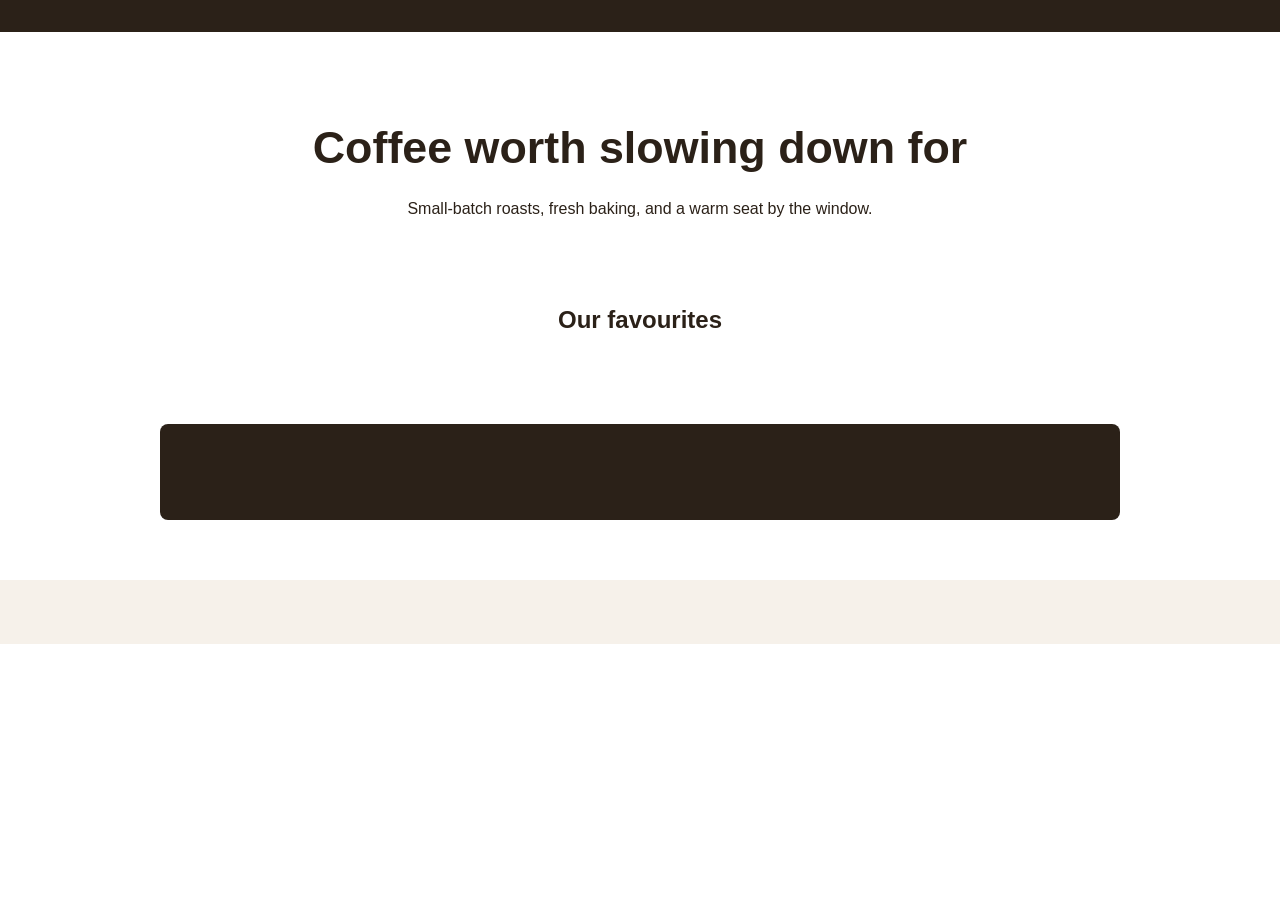
<file: week-10/index.html>
<!DOCTYPE html>
<html lang="en">
<head>
  <!-- All the meta data will be called in with a template. -->
  <link rel="stylesheet" href="./css/style.css">
  <!-- defer = wait until the whole page is rendered before running the script -->
  <!-- Order MATTERS: the components must be called before the main.js -->
  <script src="./js/components.js" defer></script>
  <script src="./js/main.js" defer></script>
</head>

<!-- data-page tells our JavaScript which page this is -->
<body data-page="home">

  <!-- Empty placeholders. JavaScript fills them in. -->
  <header id="site-header"></header>

  <main>
    <section class="hero">
      <h1>Coffee worth slowing down for</h1>
      <p>Small-batch roasts, fresh baking, and a warm seat by the window.</p>
    </section>

    <h2 class="section-title">Our favourites</h2>
    <section id="cards" class="card-grid" aria-label="Our favourites"></section>

    <section id="cta" class="cta"></section>
  </main>

  <footer id="site-footer"></footer>

</body>
</html>
</file>
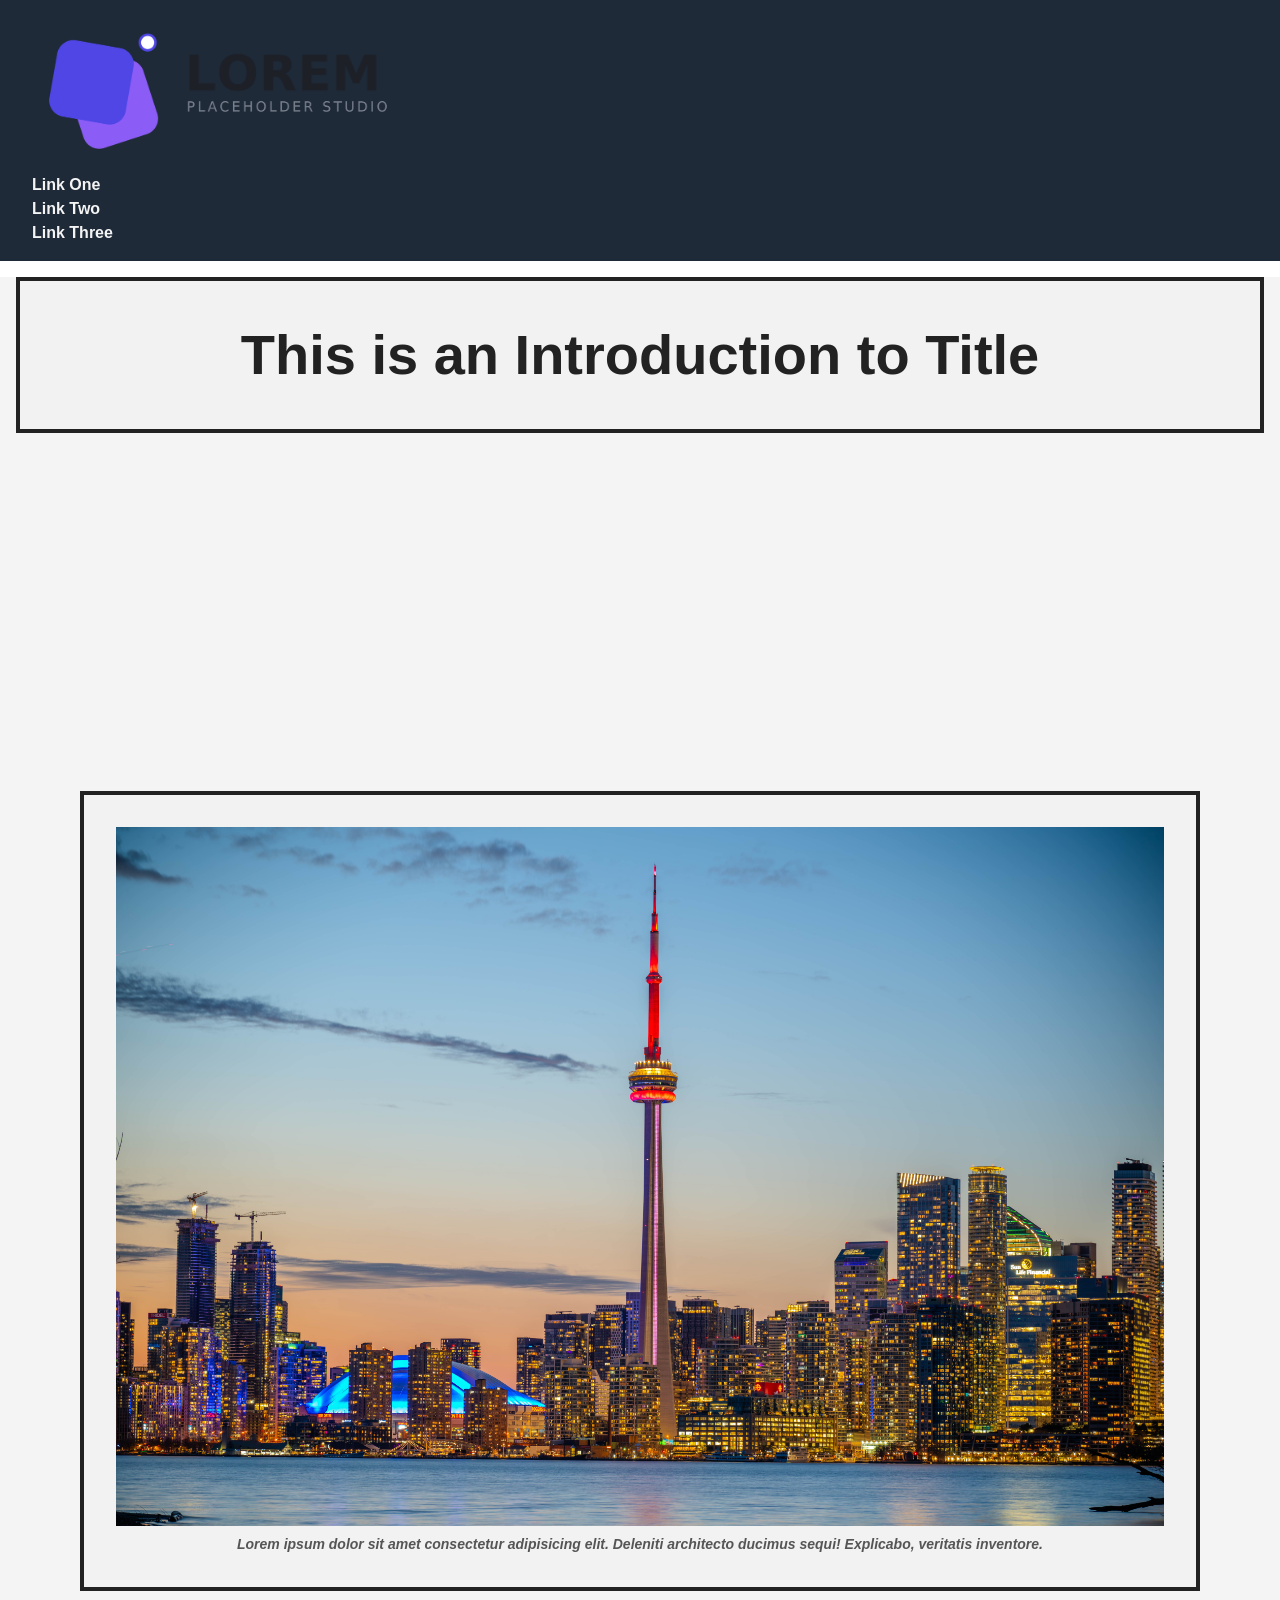
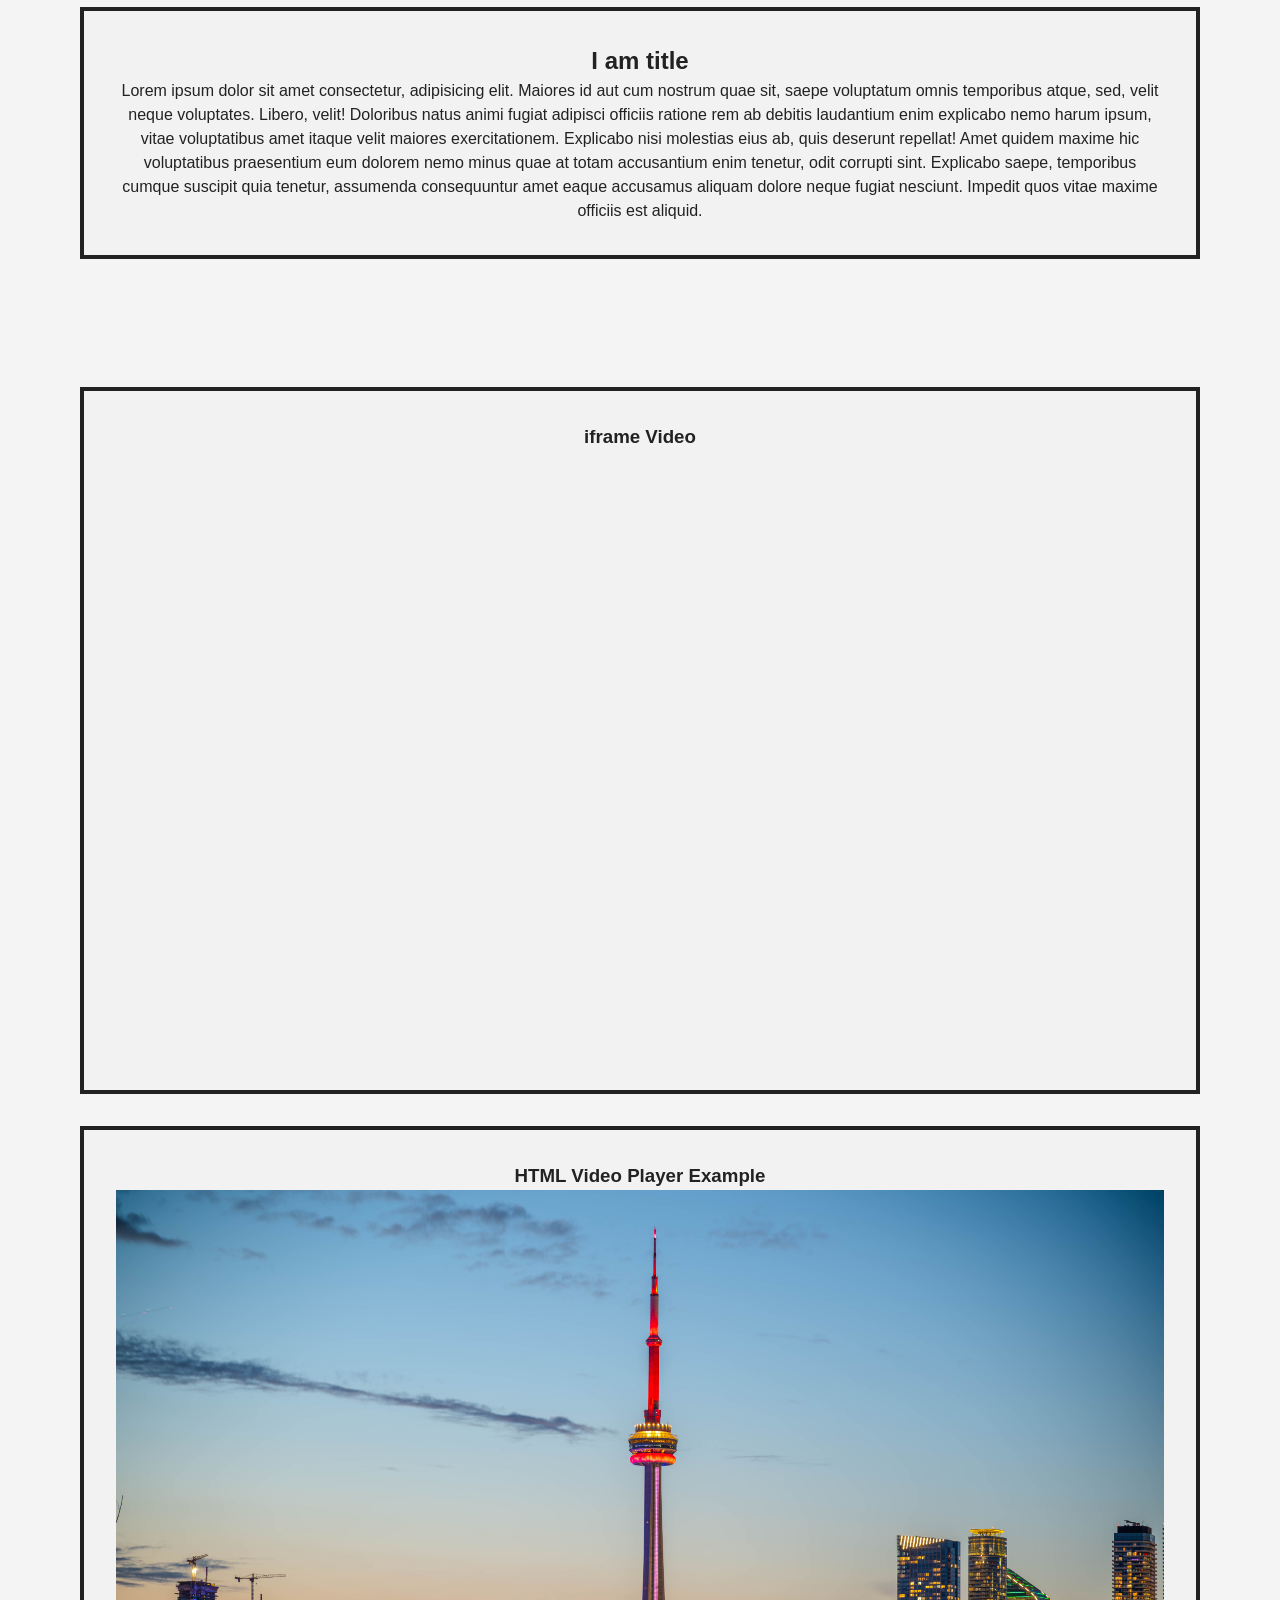
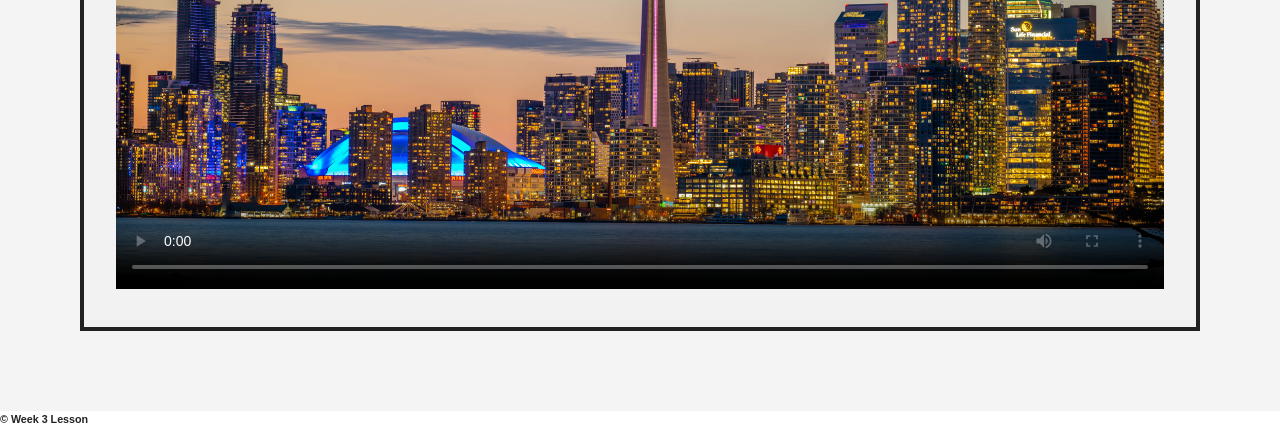
<file: week-3/index.html>
<!DOCTYPE html>
<html lang="eng">
    <head>
        <meta charset="utf-8">
        <meta name="viewport" content="width=device-width, inital-scale=1">
        <meta name="robots" content="noindex, nofollow">
        <title>Week 3 | Media & CSS</title>
        <meta name="description" content="This week we will be looking at media and an introduction to CSS">
        <!-- Add our CSS -->
         <link rel="stylesheet" href="./css/style.css">
    </head>
    <body>
        <header>
            <img src="./img/lorem-logo.png" alt="header logo">
            <nav>
                <menu>
                    <li><a href="index.html">Link One</a></li>
                    <li><a href="index.html">Link Two</a></li>
                    <li><a href="index.html">Link Three</a></li>
                </menu>
            </nav>
        </header>
        <!-- the main text of this page -->
         <main>
            <!-- This first section of content is called a hero/masthead -->
             <section>
                <div>
                    <h1>This is an Introduction to Title</h1>
                </div>
             </section>
             <section>
                <!-- column one -->
                <div>
                    <figure>
                        <img src="./img/toronto.jpg" alt="Toronto skyline">
                        <figcaption>Lorem ipsum dolor sit amet consectetur adipisicing elit. Deleniti architecto ducimus sequi! Explicabo, veritatis inventore.</figcaption>
                    </figure>
                </div>
                <!-- column two -->
                <div>
                    <h2>I am title</h2>
                    <p>Lorem ipsum dolor sit amet consectetur, adipisicing elit. Maiores id aut cum nostrum quae sit, saepe voluptatum omnis temporibus atque, sed, velit neque voluptates. Libero, velit! Doloribus natus animi fugiat adipisci officiis ratione rem ab debitis laudantium enim explicabo nemo harum ipsum, vitae voluptatibus amet itaque velit maiores exercitationem. Explicabo nisi molestias eius ab, quis deserunt repellat! Amet quidem maxime hic voluptatibus praesentium eum dolorem nemo minus quae at totam accusantium enim tenetur, odit corrupti sint. Explicabo saepe, temporibus cumque suscipit quia tenetur, assumenda consequuntur amet eaque accusamus aliquam dolore neque fugiat nesciunt. Impedit quos vitae maxime officiis est aliquid.</p>
                </div>
             </section>
             <!-- our next row of content will hold our videos-->
              <section>
                <div>
                    <h3>iframe Video</h3>
                    <iframe width="560" height="315" src="https://www.youtube.com/embed/X1aFkAkFASk?si=nOPXOotekD95GQ2r" title="YouTube video player" frameborder="0" allow="accelerometer; autoplay; clipboard-write; encrypted-media; gyroscope; picture-in-picture; web-share" referrerpolicy="strict-origin-when-cross-origin" allowfullscreen></iframe>
                </div>
                <div>
                    <h3>HTML Video Player Example</h3>
                    <video controls loop autoplay poster="./img/toronto.jpg">
                        <source src="./video/toronto.mp4" type="video/mp4">
                        Your browser sucks, upgrade the damn thing
                    </video>
                </div>
              </section>
         </main>
         <footer>
            <h6>&copy; Week 3 Lesson</h6>
         </footer>
    </body>
</html>
</file>
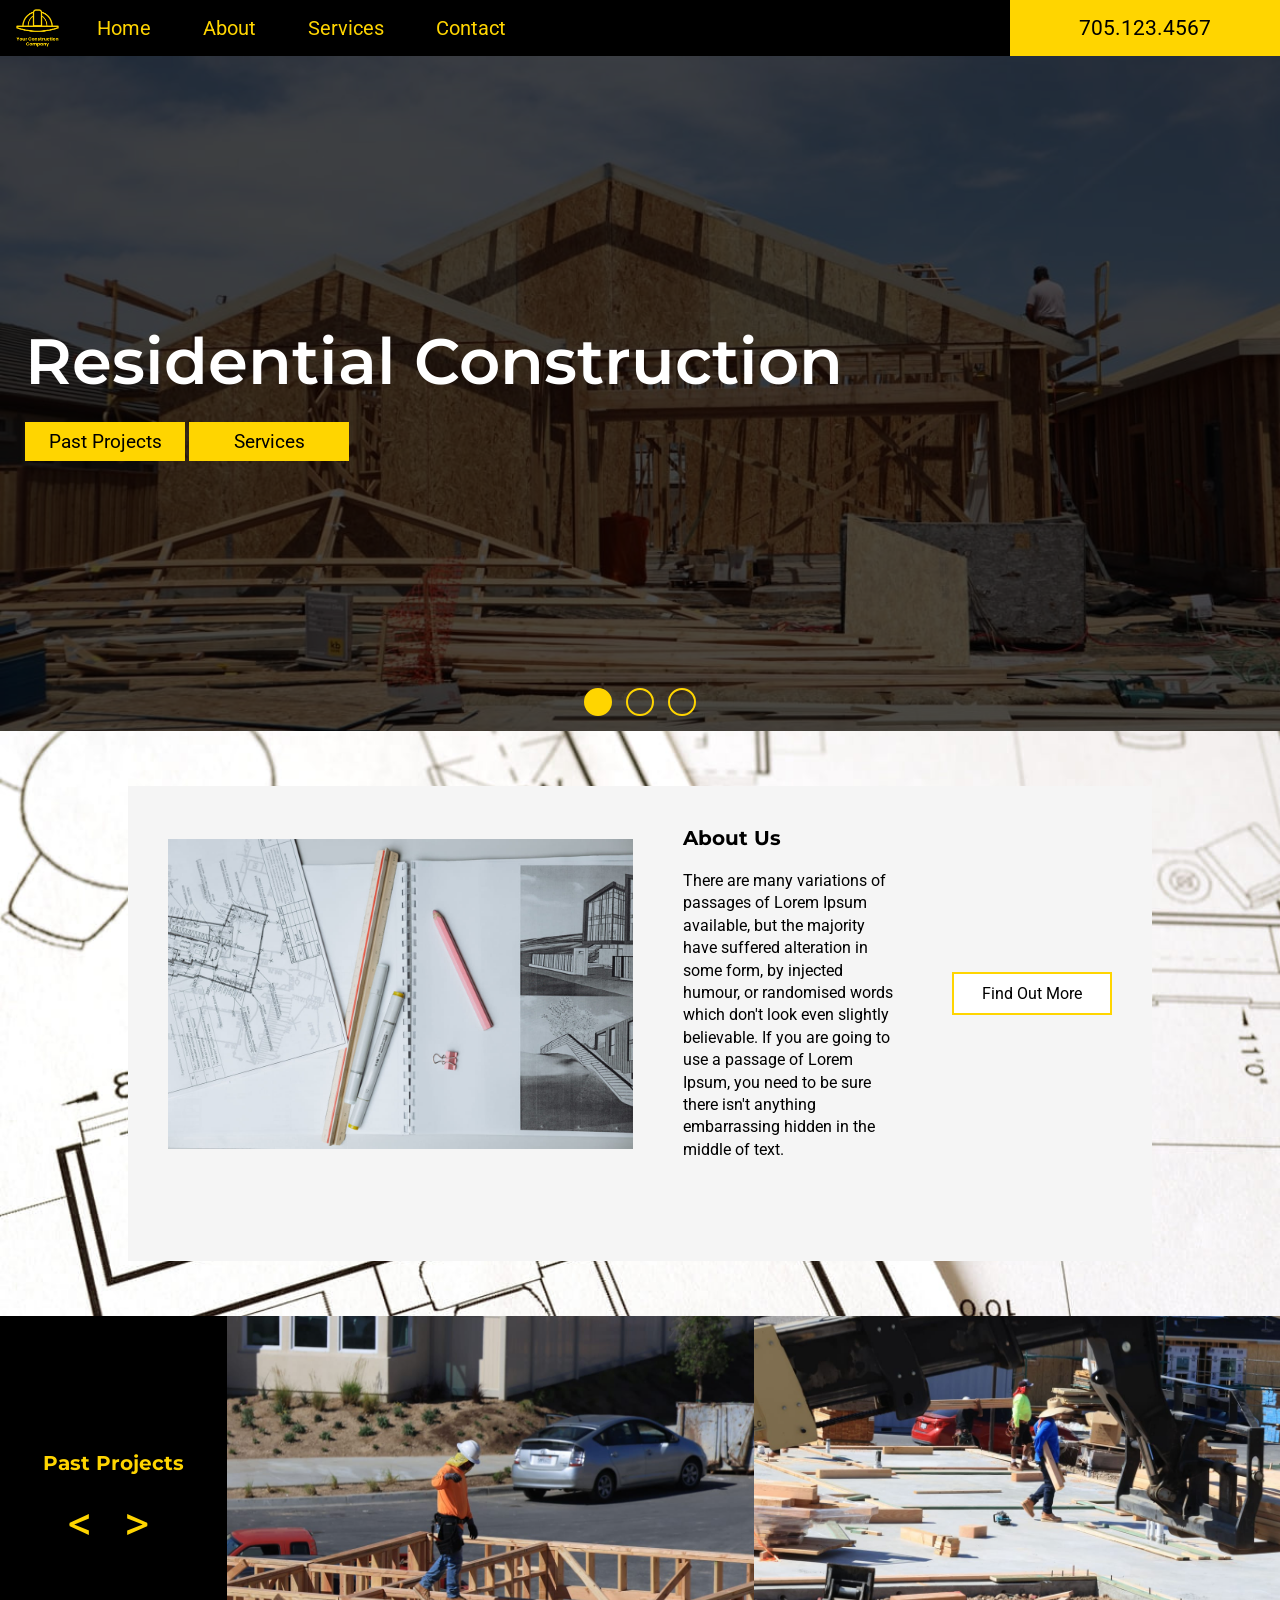
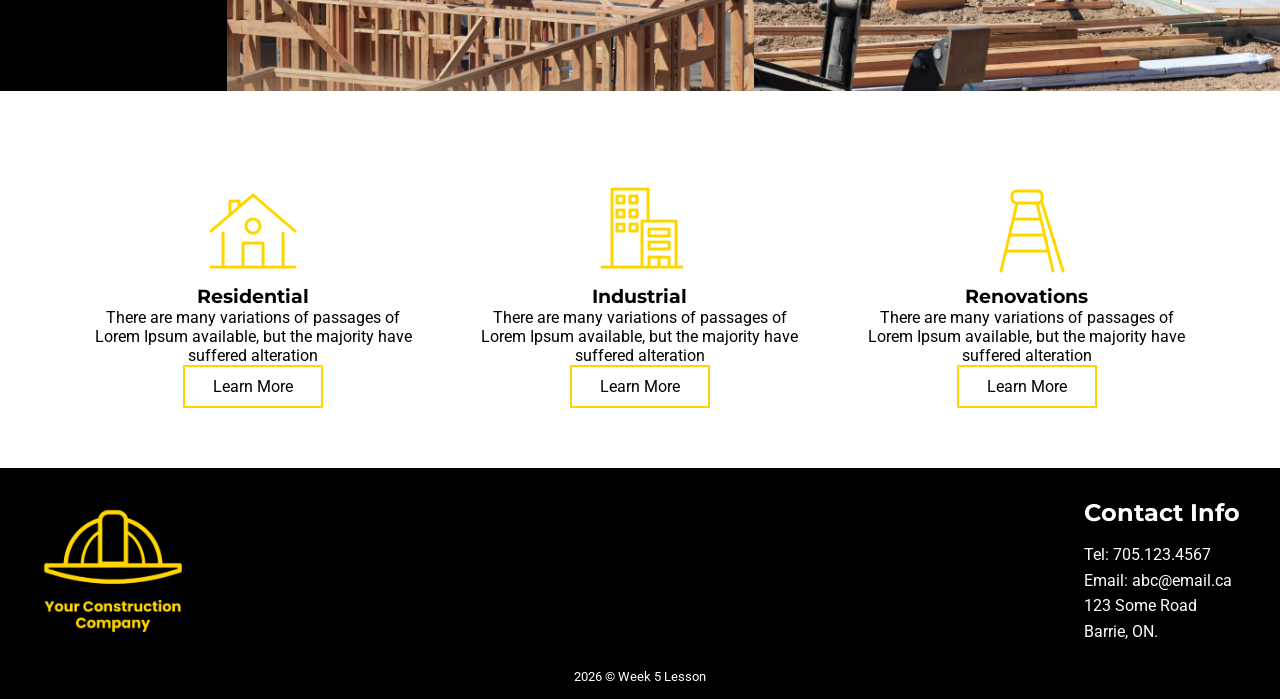
<file: week-5-student/index.html>
<!DOCTYPE html>
<html lang="en">
<head>
  <meta charset="UTF-8">
  <meta name="viewport" content="width=device-width, initial-scale=1">
  <meta name="description" content="This week we will be using Flexbox for our layout">
  <meta name="robots" content="noindex, nofollow">
  <title>Your Construction Company</title>
  <link rel="preconnect" href="https://fonts.googleapis.com">
  <link rel="preconnect" href="https://fonts.gstatic.com" crossorigin>
  <link href="https://fonts.googleapis.com/css2?family=Montserrat:ital,wght@0,100..900;1,100..900&family=Roboto:ital,wght@0,100..900;1,100..900&display=swap" rel="stylesheet">
  <!-- Link to our CSS file. The ../ is not needed because css/ is inside this folder. -->
  <link rel="stylesheet" href="css/style.css">
</head>
<body>

  <!-- ===== HEADER: logo, navigation links and phone number ===== -->
  <header>
    <a href="index.html">
      <!-- The small hard hat icon fits the header better than the full logo -->
      <img src="./img/logo.png" alt="Your Construction Company logo" class="header-logo">
    </a>
    <nav>
      <menu>
        <li><a href="#">Home</a></li>
        <li><a href="#about">About</a></li>
        <li><a href="#services">Services</a></li>
        <li><a href="#contact">Contact</a></li>
      </menu>
    </nav>
    <p class="header-phone">705.123.4567</p>
  </header>

  <main>

    <!-- ===== HERO: big image with a heading and two buttons ===== -->
    <section class="hero">
      <div class="mask">
        <h1>Residential Construction</h1>
        <div>
          <a href="#" class="button-yellow">Past Projects</a>
          <a href="#services" class="button-yellow">Services</a>
        </div>
        <!-- The three dots below the hero (just a visual, no sliding yet) -->
        <p class="hero-dots">
          <span class="dot dot-filled"></span>
          <span class="dot"></span>
          <span class="dot"></span>
        </p>
      </div>
    </section>

    <!-- ===== ABOUT US: image on the left, text on the right ===== -->
    <section class="about" id="about">
      <div class="about-box">
        <img src="./img/blueprints-one.jpg" alt="Blueprints and tools on a table">
        <div>
          <h2>About Us</h2>
          <p>There are many variations of passages of Lorem Ipsum available, but the majority have suffered alteration in some form, by injected humour, or randomised words which don't look even slightly believable. If you are going to use a passage of Lorem Ipsum, you need to be sure there isn't anything embarrassing hidden in the middle of text.</p>
        </div>
        <a href="#" class="button-outline">Find Out More</a>
      </div>
    </section>

    <!-- ===== PAST PROJECTS: black label on the left, two photos on the right ===== -->
    <section class="projects">
      <div class="projects-label">
        <h2>Past Projects</h2>
        <p class="arrows">&lt; &gt;</p>
      </div>
      <img src="./img/slide-one.jpg" alt="House frame under construction">
      <img src="./img/slide-two.jpg" alt="Worker hammering on a roof">
    </section>

    <!-- ===== SERVICES: three columns, one article for each service ===== -->
    <section class="services" id="services">
      <div>
        <img src="./img/icon-house.png" alt="House icon">
        <h3>Residential</h3>
        <p>There are many variations of passages of Lorem Ipsum available, but the majority have suffered alteration</p>
        <a href="#" class="button-outline">Learn More</a>
      </div>
      <div>
        <img src="./img/icon-building.png" alt="Building icon">
        <h3>Industrial</h3>
        <p>There are many variations of passages of Lorem Ipsum available, but the majority have suffered alteration</p>
        <a href="#" class="button-outline">Learn More</a>
      </div>
      <div>
        <img src="./img/icon-ladder.png" alt="Ladder icon">
        <h3>Renovations</h3>
        <p>There are many variations of passages of Lorem Ipsum available, but the majority have suffered alteration</p>
        <a href="#" class="button-outline">Learn More</a>
      </div>
    </section>

  </main>

  <!-- ===== FOOTER: logo, contact info, copyright ===== -->
  <footer id="contact">
    <section class="footer-columns">
      <div>
        <a href="index.html">
          <img src="./img/logo.png" alt="Your Construction Company logo">
        </a>
      </div>
      <div>
        <!-- A heading can't go inside <address>, so it sits just above it -->
        <h3>Contact Info</h3>
        <address>
          <ul>
            <li>Tel: 705.123.4567</li>
            <li>Email: abc@email.ca</li>
            <li>123 Some Road</li>
            <li>Barrie, ON.</li>
          </ul>
        </address>
      </div>
    </section>
    <p class="copyright">2026 &copy; Week 5 Lesson</p>
  </footer>
</body>
</html>
</file>
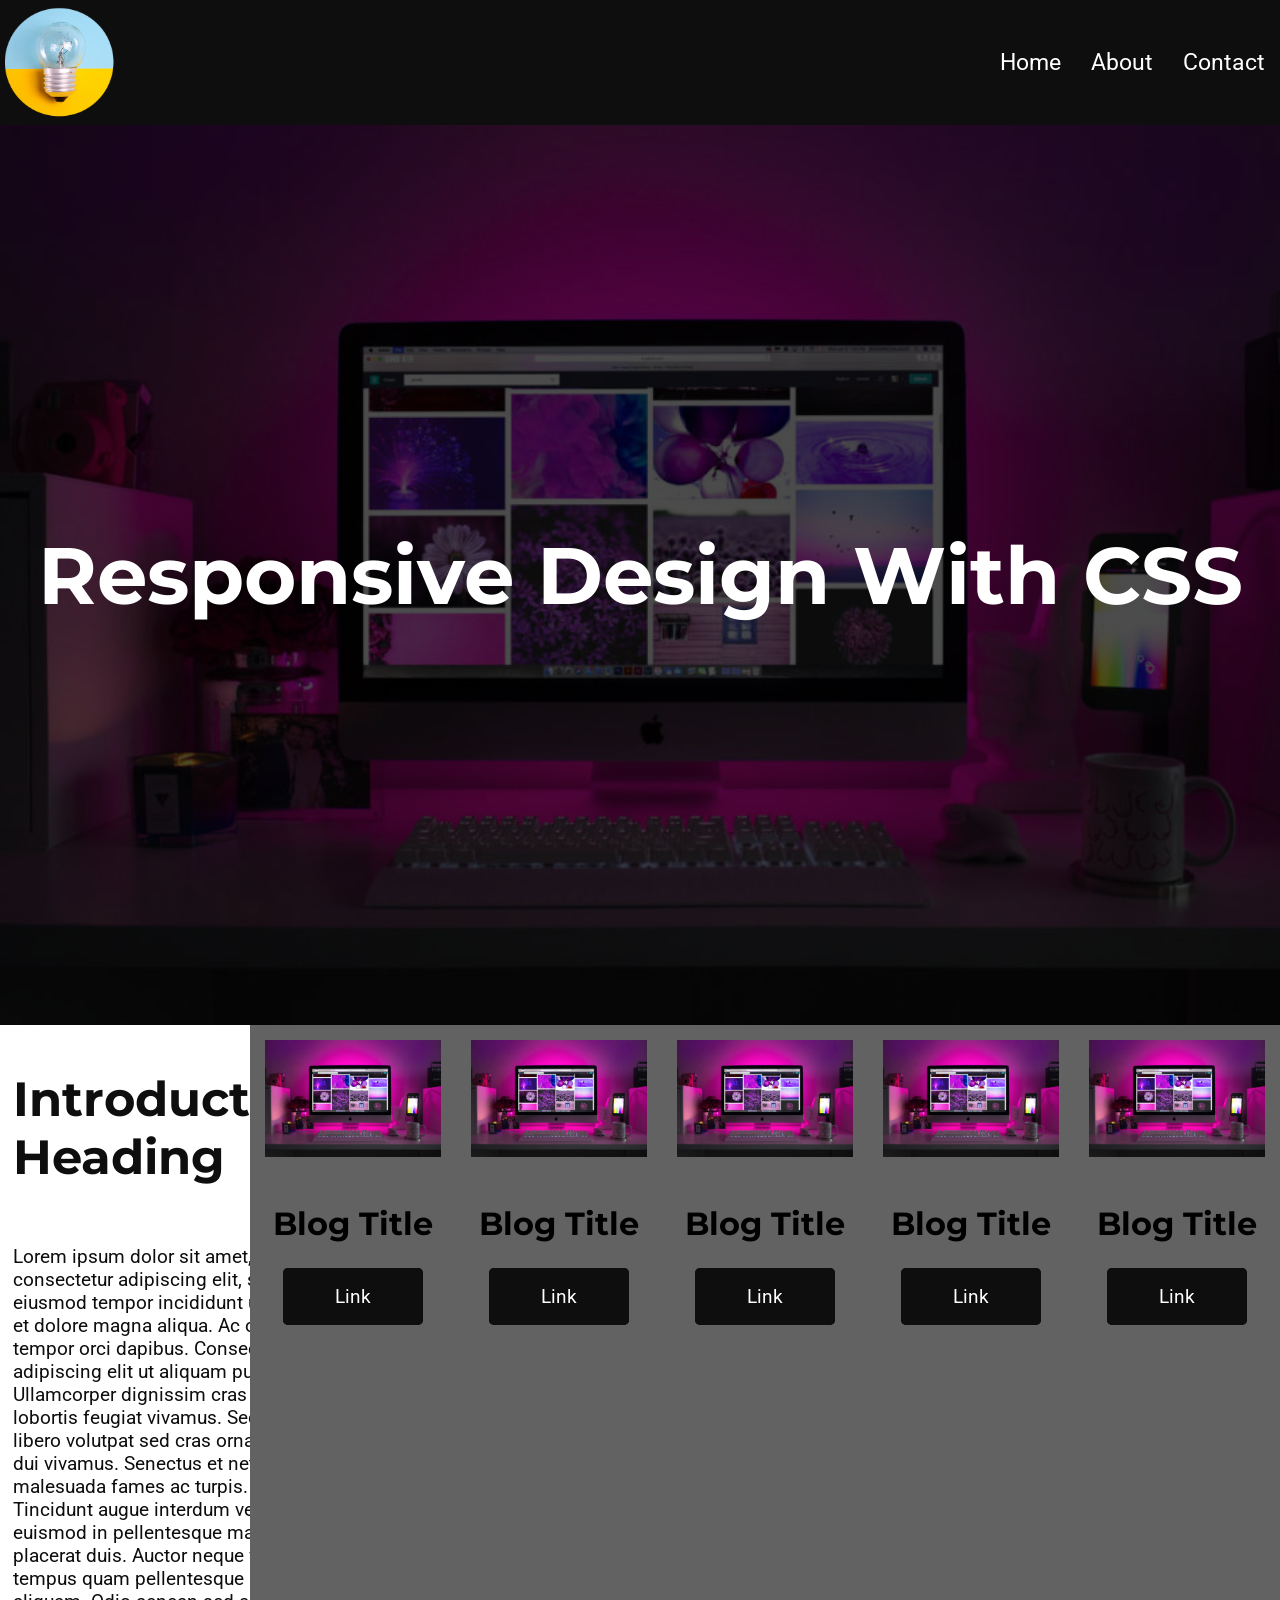
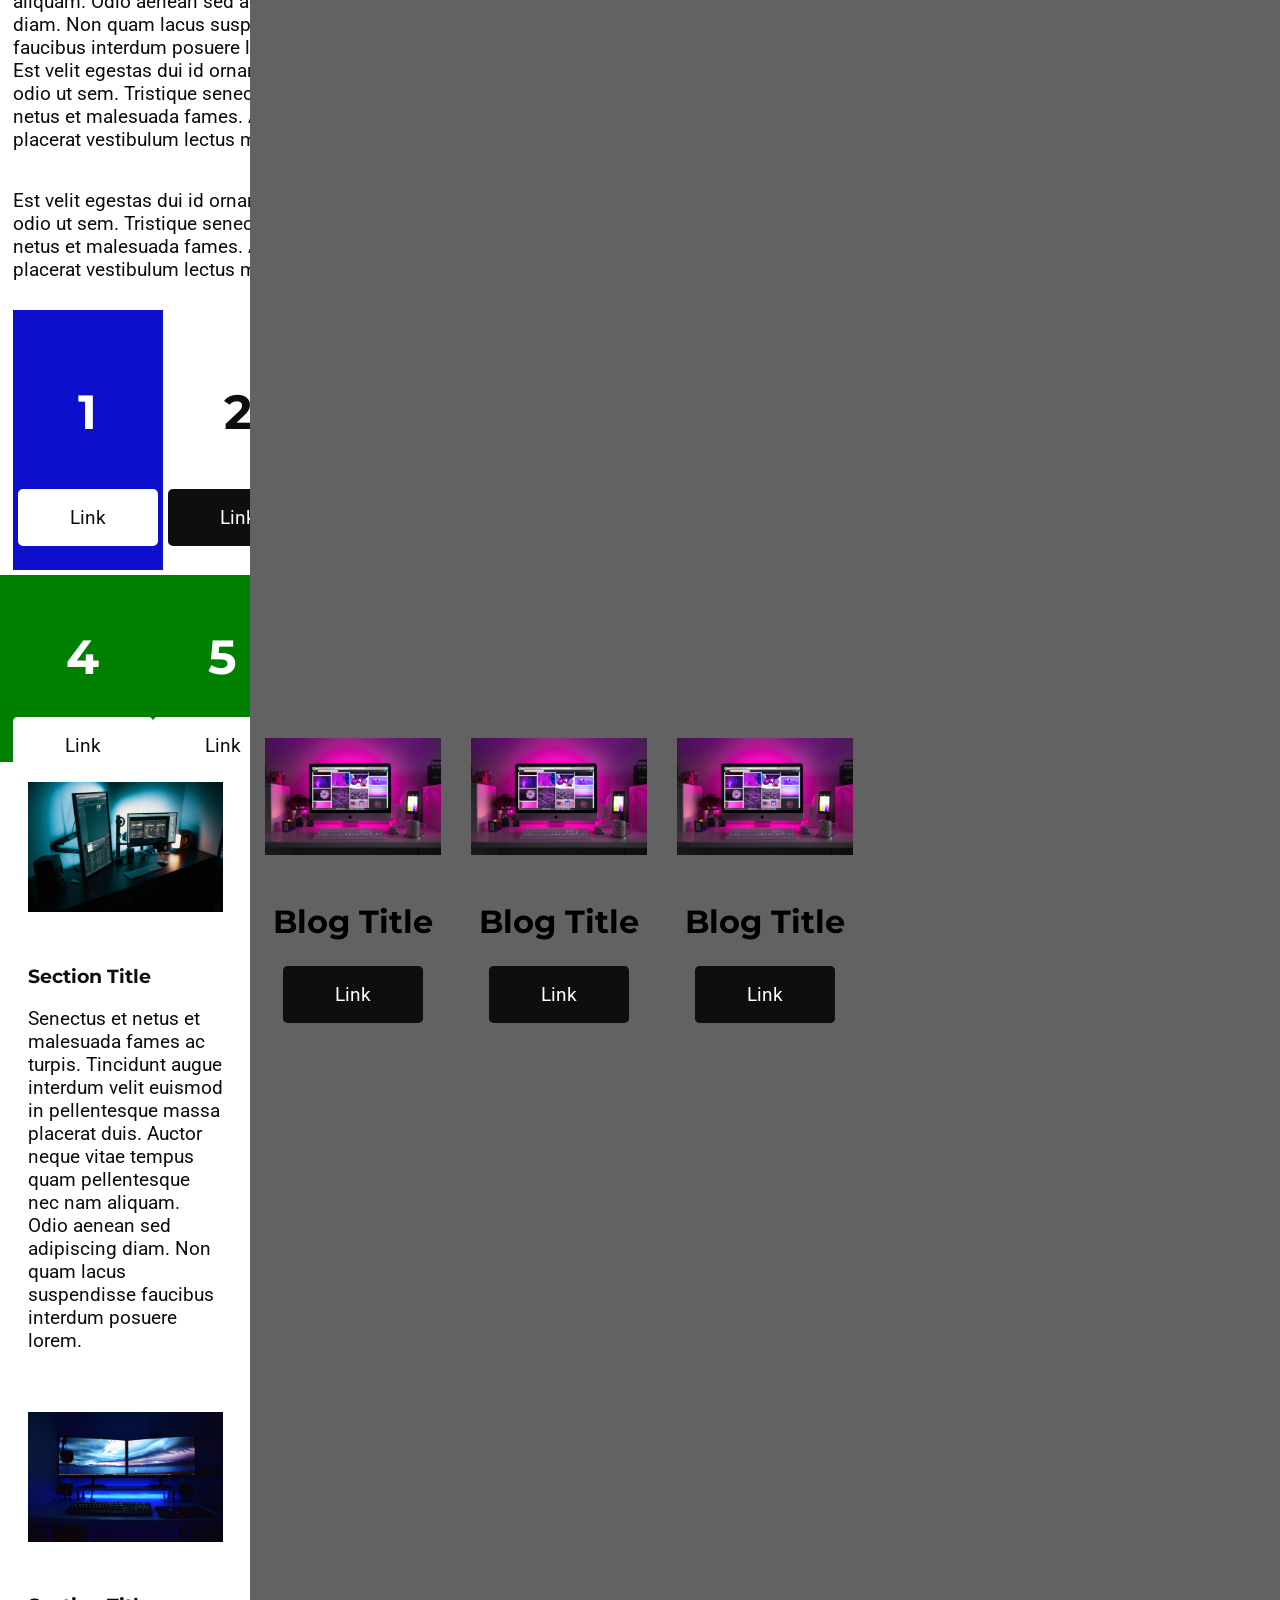
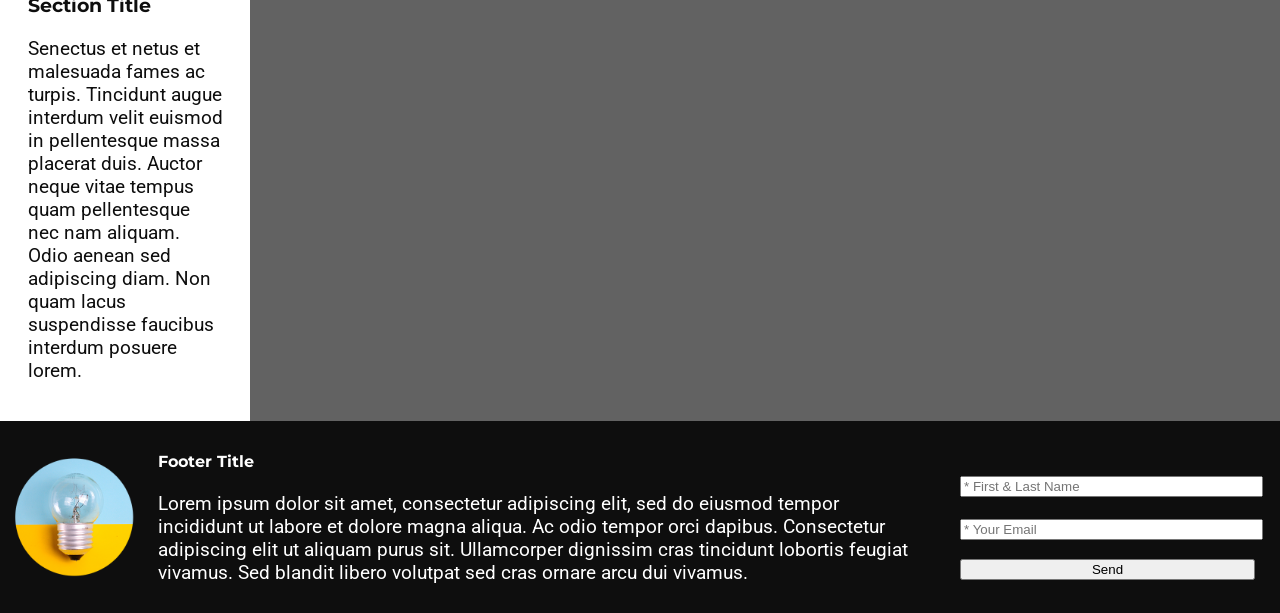
<file: week-8/index.html>
<!doctype html>
<html lang="en">
  <head>
    <meta charset="utf-8">
    <!-- the meta viewport tag: without it phones pretend to be about 980px wide and shrink the whole page -->
    <meta name="viewport" content="width=device-width, initial-scale=1">
    <title>Responsive Design With CSS</title>
    <meta name="description" content="This week we will explore how to make our website scale to different viewports/devices.">
    <meta name="robots" content="noindex, nofollow">
    <!-- add our custom fonts -->
    <link rel="preconnect" href="https://fonts.googleapis.com">
    <link rel="preconnect" href="https://fonts.gstatic.com" crossorigin>
    <link href="https://fonts.googleapis.com/css2?family=Montserrat:wght@400;500;700&family=Roboto:wght@400;500;700&display=swap" rel="stylesheet">
    <!-- add our CSS file -->
    <link rel="stylesheet" href="./css/style.css">
  </head>
  <body>
    <!-- Before we get started, it would be important to note that we will be using both flex and grid to create our layout for this web page. We will also be creating a bit more of a complicated design that way we can't cheat the responsive aspect of our page. -->
    <!-- This page is built MOBILE FIRST: the CSS is written for phones and then min-width media queries add to it as the screen gets wider. -->
    <!-- For our main layout we will use grid. Our body element will become a grid container making all the top level container elements the grid items -->
    <header>
      <!-- our header will be a flexbox, and we will also be assigning the grid area name "header" to this element. -->
      <div>
        <a href="index.html"><img src="./img/sample-logo.png" alt="logo"></a>
      </div>
      <nav>
        <menu>
          <li><a href="index.html">Home</a></li>
          <li><a href="index.html">About</a></li>
          <li><a href="index.html">Contact</a></li>
        </menu>
      </nav>
    </header>
    <!-- before we add our main, we will add a section that will act as our "masthead" for the page. Grid area name will be "hero". -->
    <section class="masthead">
      <div>
        <h1>Responsive Design With CSS</h1>
      </div>
    </section>
    <!-- our main element will take 75% of the width of the body element on our larger viewports. We will have to address this as we scale down to our smaller viewports. Grid area name will be "main". -->
    <main>
      <!-- 1st row will be 1 column. -->
      <!-- I will be adding a class "example", the reason for this is to show how you can optimize your CSS by creating global classes that can be used to apply CSS to multiple elements at the same time. -->
      <section class="example example-1">
        <h2>Introduction Heading</h2>
        <p>Lorem ipsum dolor sit amet, consectetur adipiscing elit, sed do eiusmod tempor incididunt ut labore et dolore magna aliqua. Ac odio tempor orci dapibus. Consectetur adipiscing elit ut aliquam purus sit. Ullamcorper dignissim cras tincidunt lobortis feugiat vivamus. Sed blandit libero volutpat sed cras ornare arcu dui vivamus. Senectus et netus et malesuada fames ac turpis. Tincidunt augue interdum velit euismod in pellentesque massa placerat duis. Auctor neque vitae tempus quam pellentesque nec nam aliquam. Odio aenean sed adipiscing diam. Non quam lacus suspendisse faucibus interdum posuere lorem. Est velit egestas dui id ornare arcu odio ut sem. Tristique senectus et netus et malesuada fames. Ac placerat vestibulum lectus mauris.</p>
        <p>Est velit egestas dui id ornare arcu odio ut sem. Tristique senectus et netus et malesuada fames. Ac placerat vestibulum lectus mauris.</p>
      </section>
      <!-- 2nd row will be 3 columns. -->
      <section class="example example-2">
        <!-- I will be adding another global class to the anchor element, again to optimize our CSS. -->
        <div>
          <h3>1</h3>
          <a href="#" class="btn-1">Link</a>
        </div>
        <div>
          <h3>2</h3>
          <a href="#" class="btn-2">Link</a>
        </div>
        <div>
          <h3>3</h3>
          <a href="#" class="btn-1">Link</a>
        </div>
      </section>
      <!-- 3rd row will be 4 columns. 2 text divs and 2 image divs. -->
      <section class="example example-3">
        <div>
          <h3>4</h3>
          <a href="#" class="btn-1">Link</a>
        </div>
        <div>
          <img src="./img/sample-2.jpg" alt="image 2">
        </div>
        <div>
          <h3>5</h3>
          <a href="#" class="btn-1">Link</a>
        </div>
        <div>
          <img src="./img/sample-2.jpg" alt="image 2">
        </div>
      </section>
      <!-- the next two sections will be 2 columns but and they will both contain an image and text. The only difference is that they will be opposite. We are going to do this because it will offer us an issue when it comes to smaller viewports.  -->
      <section class="example example-4">
        <div>
          <h3>Section Title</h3>
          <p>Senectus et netus et malesuada fames ac turpis. Tincidunt augue interdum velit euismod in pellentesque massa placerat duis. Auctor neque vitae tempus quam pellentesque nec nam aliquam. Odio aenean sed adipiscing diam. Non quam lacus suspendisse faucibus interdum posuere lorem.</p>
        </div>
        <div>
          <img src="./img/sample-3.jpg" alt="image 3">
        </div>
      </section>
      <section class="example example-5">
        <div>
          <img src="./img/sample-4.jpg" alt="image 4">
        </div>
        <div>
          <h3>Section Title</h3>
          <p>Senectus et netus et malesuada fames ac turpis. Tincidunt augue interdum velit euismod in pellentesque massa placerat duis. Auctor neque vitae tempus quam pellentesque nec nam aliquam. Odio aenean sed adipiscing diam. Non quam lacus suspendisse faucibus interdum posuere lorem.</p>
        </div>
      </section>
    </main>
    <!-- our aside element will take the remaining 25% of the width of the body element. We will also need to address this as we get to the smaller viewports. Grid area name will be "sidebar". -->
    <aside>
      <article>
        <img src="./img/sample-1.jpg" alt="blog image">
        <h4>Blog Title</h4>
        <a href="#" class="btn-2">Link</a>
      </article>
      <article>
        <img src="./img/sample-1.jpg" alt="blog image">
        <h4>Blog Title</h4>
        <a href="#" class="btn-2">Link</a>
      </article>
      <article>
        <img src="./img/sample-1.jpg" alt="blog image">
        <h4>Blog Title</h4>
        <a href="#" class="btn-2">Link</a>
      </article>
      <article>
        <img src="./img/sample-1.jpg" alt="blog image">
        <h4>Blog Title</h4>
        <a href="#" class="btn-2">Link</a>
      </article>
      <article>
        <img src="./img/sample-1.jpg" alt="blog image">
        <h4>Blog Title</h4>
        <a href="#" class="btn-2">Link</a>
      </article>
      <article>
        <img src="./img/sample-1.jpg" alt="blog image">
        <h4>Blog Title</h4>
        <a href="#" class="btn-2">Link</a>
      </article>
      <article>
        <img src="./img/sample-1.jpg" alt="blog image">
        <h4>Blog Title</h4>
        <a href="#" class="btn-2">Link</a>
      </article>
      <article>
        <img src="./img/sample-1.jpg" alt="blog image">
        <h4>Blog Title</h4>
        <a href="#" class="btn-2">Link</a>
      </article>
    </aside>
    <!-- we haven't done much with the footer up until now. This footer will look more like what a footer would look like if this page was being made for a client. Grid area name will be "footer". -->
    <footer>
      <!-- logo -->
      <div>
        <a href="#"><img src="./img/sample-logo.png" alt="footer logo"></a>
      </div>
      <!-- small about text -->
      <div>
        <h4>Footer Title</h4>
        <p>Lorem ipsum dolor sit amet, consectetur adipiscing elit, sed do eiusmod tempor incididunt ut labore et dolore magna aliqua. Ac odio tempor orci dapibus. Consectetur adipiscing elit ut aliquam purus sit. Ullamcorper dignissim cras tincidunt lobortis feugiat vivamus. Sed blandit libero volutpat sed cras ornare arcu dui vivamus.</p>
      </div>
      <!-- quick contact form -->
      <div>
        <form method="post" action="somefile.php">
          <p><input type="text" placeholder="* First & Last Name" required></p>
          <p><input type="email" placeholder="* Your Email"></p>
          <input type="submit" value="Send">
        </form>
      </div>
    </footer>
  </body>
</html>
</file>
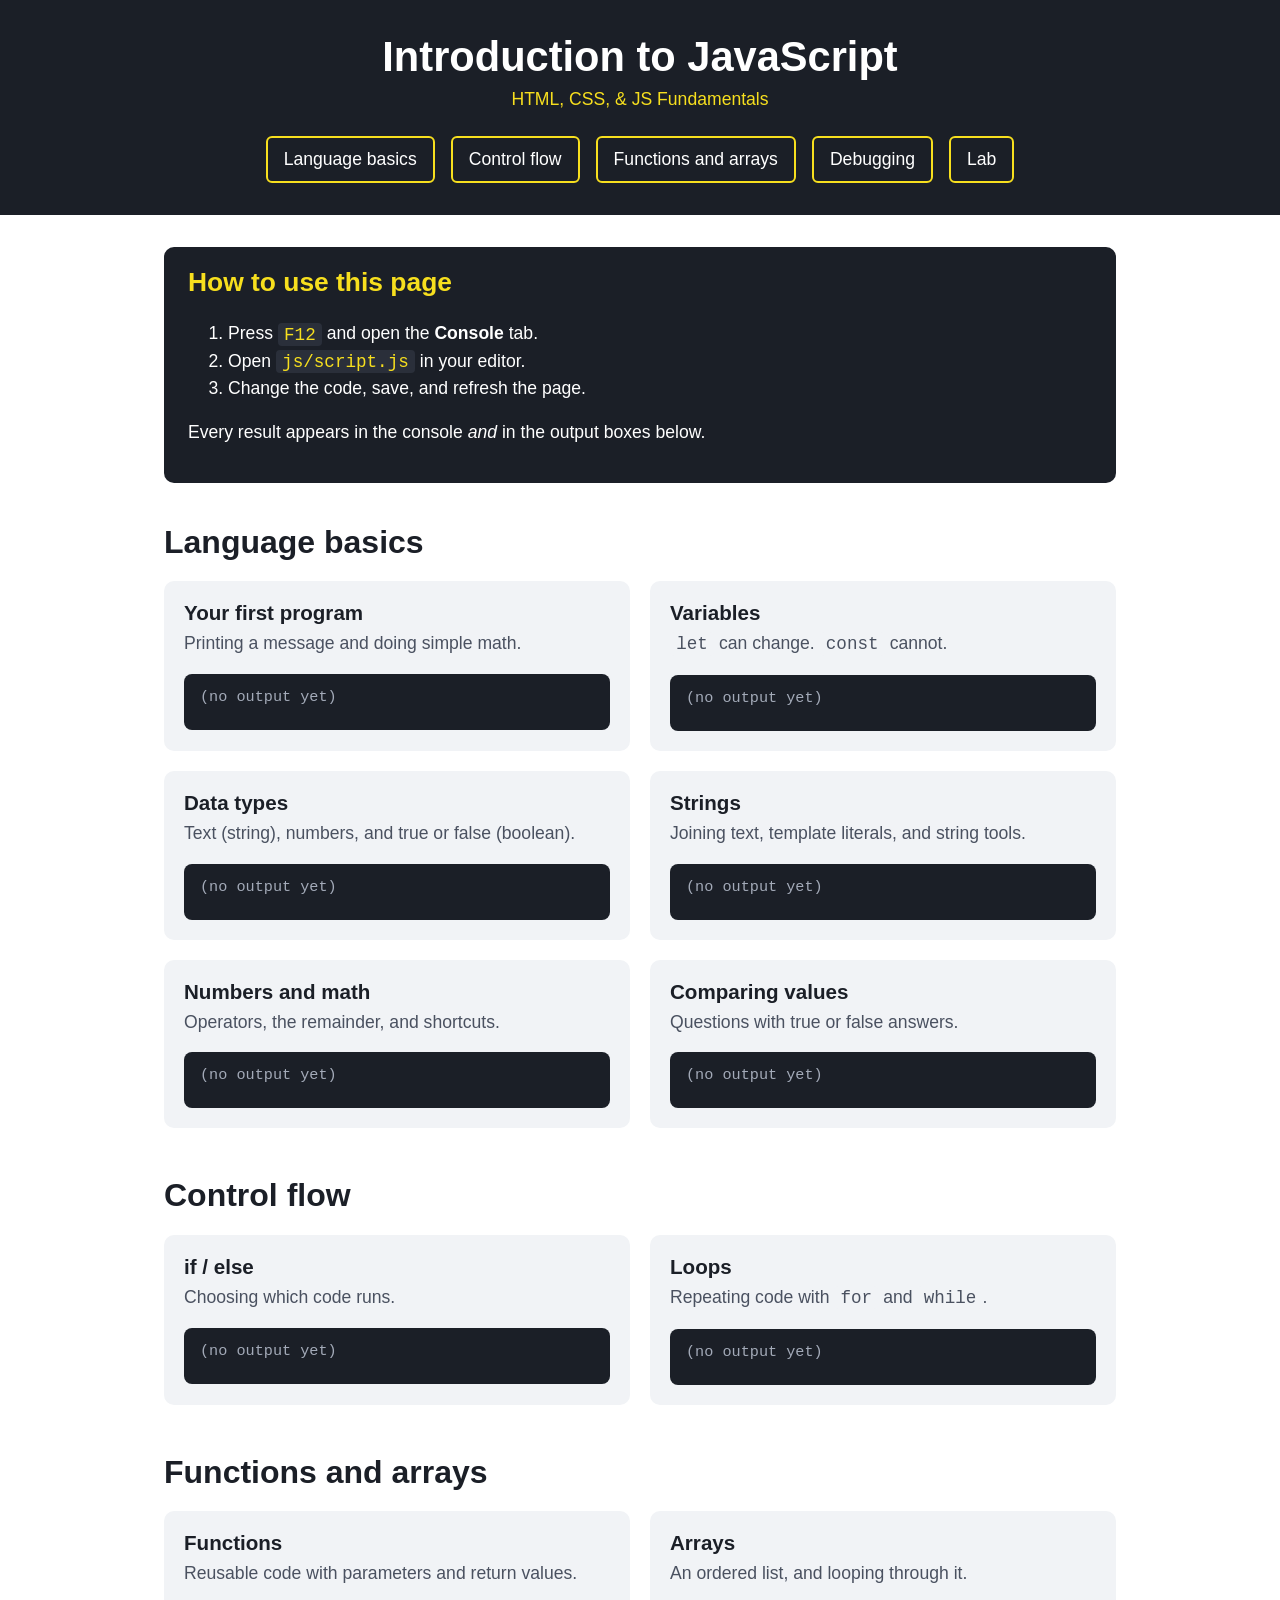
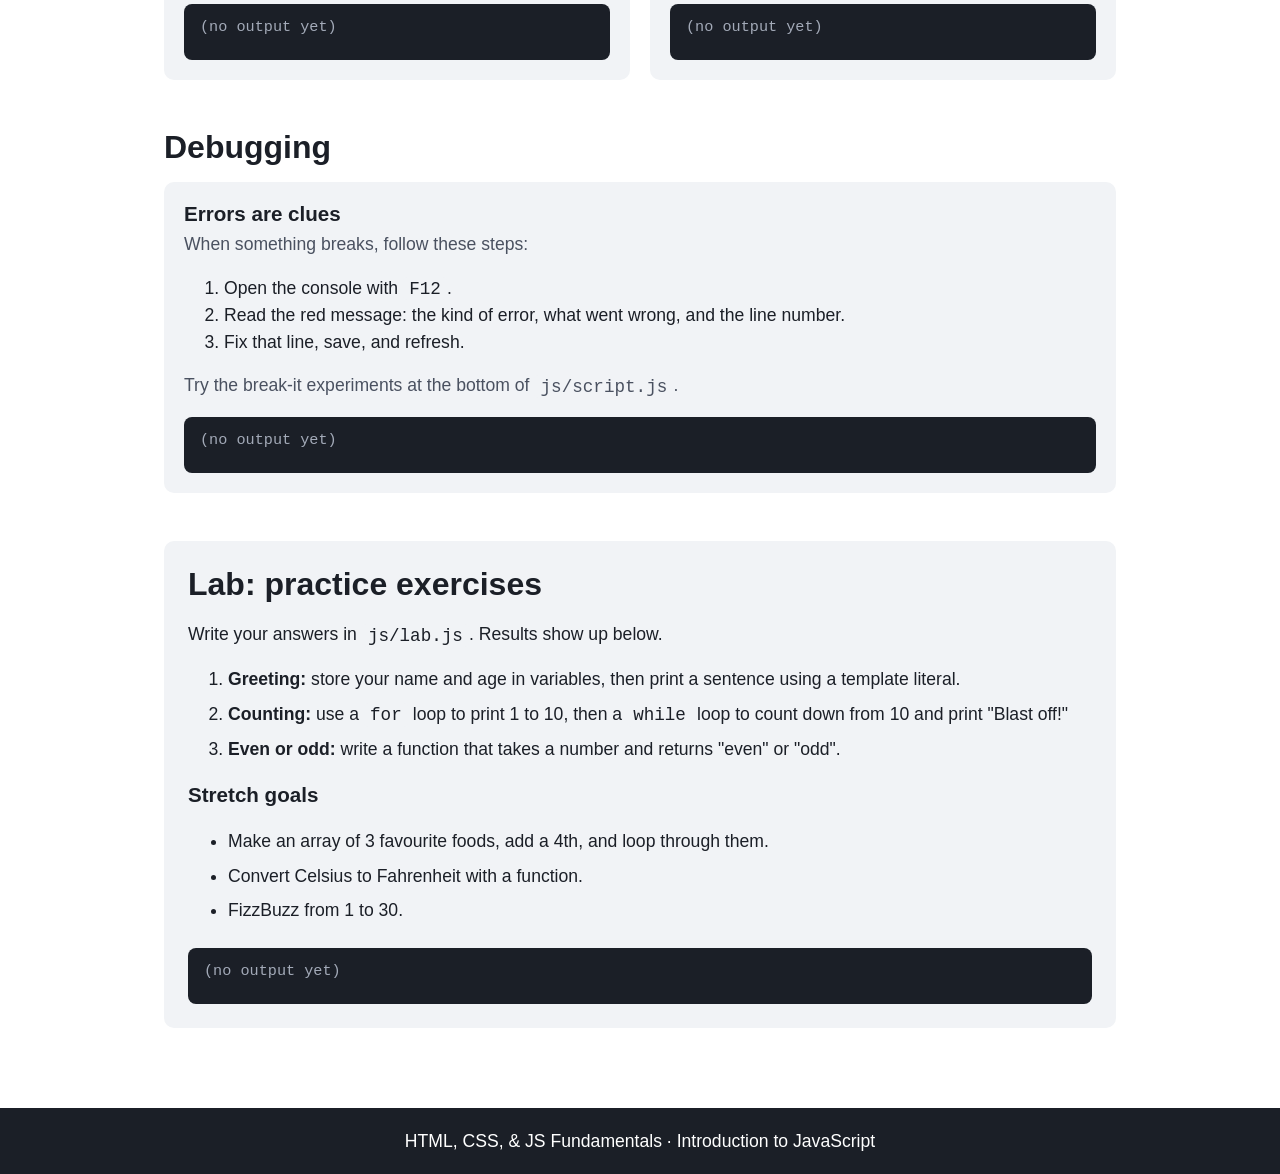
<file: week-9/index.html>
<!DOCTYPE html>
<html lang="en">
  <head>
    <meta charset="UTF-8">
    <meta name="viewport" content="width=device-width, initial-scale=1">
    <meta name="description" content="This is our first JS lesson">
    <meta name="robots" content="noindex, nofollow">
    <title>Introduction to JavaScript | HTML, CSS, &amp; JS Fundamentals</title>

    <!-- Our stylesheet lives in the css folder -->
    <link rel="stylesheet" href="css/style.css" />

    <!--
      Our JavaScript lives in the js folder.
      "defer" tells the browser: download the script now, but wait until the
      whole page has loaded before running it. That way every <output> box
      below already exists when our code tries to write into it.
      Scripts with defer run in the order they are listed, so helpers.js
      must come first (script.js and lab.js both use its show() function).
    -->
    <script src="js/helpers.js" defer></script>
    <script src="js/script.js" defer></script>
    <script src="js/lab.js" defer></script>
  </head>

  <body>
    <!-- ========== Page header ========== -->
    <header class="site-header">
      <h1>Introduction to JavaScript</h1>
      <p>HTML, CSS, &amp; JS Fundamentals</p>

      <!-- Navigation: <menu> holds our list of jump links -->
      <nav aria-label="Lesson sections">
        <menu>
          <li><a href="#basics">Language basics</a></li>
          <li><a href="#control-flow">Control flow</a></li>
          <li><a href="#functions-arrays">Functions and arrays</a></li>
          <li><a href="#debugging">Debugging</a></li>
          <li><a href="#lab">Lab</a></li>
        </menu>
      </nav>
    </header>

    <!-- ========== Main content ========== -->
    <main>
      <!-- <aside> is for side information that supports the main content -->
      <aside class="tip">
        <h2>How to use this page</h2>
        <ol>
          <li>Press <kbd>F12</kbd> and open the <strong>Console</strong> tab.</li>
          <li>Open <code>js/script.js</code> in your editor.</li>
          <li>Change the code, save, and refresh the page.</li>
        </ol>
        <p>Every result appears in the console <em>and</em> in the output boxes below.</p>
      </aside>

      <!-- ===== Section 1: Language basics ===== -->
      <section id="basics">
        <h2>Language basics</h2>

        <article>
          <h3>Your first program</h3>
          <p>Printing a message and doing simple math.</p>
          <output id="out-first"></output>
        </article>

        <article>
          <h3>Variables</h3>
          <p><code>let</code> can change. <code>const</code> cannot.</p>
          <output id="out-variables"></output>
        </article>

        <article>
          <h3>Data types</h3>
          <p>Text (string), numbers, and true or false (boolean).</p>
          <output id="out-types"></output>
        </article>

        <article>
          <h3>Strings</h3>
          <p>Joining text, template literals, and string tools.</p>
          <output id="out-strings"></output>
        </article>

        <article>
          <h3>Numbers and math</h3>
          <p>Operators, the remainder, and shortcuts.</p>
          <output id="out-numbers"></output>
        </article>

        <article>
          <h3>Comparing values</h3>
          <p>Questions with true or false answers.</p>
          <output id="out-compare"></output>
        </article>
      </section>

      <!-- ===== Section 2: Control flow ===== -->
      <section id="control-flow">
        <h2>Control flow</h2>

        <article>
          <h3>if / else</h3>
          <p>Choosing which code runs.</p>
          <output id="out-ifelse"></output>
        </article>

        <article>
          <h3>Loops</h3>
          <p>Repeating code with <code>for</code> and <code>while</code>.</p>
          <output id="out-loops"></output>
        </article>
      </section>

      <!-- ===== Section 3: Functions and arrays ===== -->
      <section id="functions-arrays">
        <h2>Functions and arrays</h2>

        <article>
          <h3>Functions</h3>
          <p>Reusable code with parameters and return values.</p>
          <output id="out-functions"></output>
        </article>

        <article>
          <h3>Arrays</h3>
          <p>An ordered list, and looping through it.</p>
          <output id="out-arrays"></output>
        </article>
      </section>

      <!-- ===== Section 4: Debugging ===== -->
      <section id="debugging">
        <h2>Debugging</h2>

        <article>
          <h3>Errors are clues</h3>
          <p>When something breaks, follow these steps:</p>
          <ol>
            <li>Open the console with <kbd>F12</kbd>.</li>
            <li>Read the red message: the kind of error, what went wrong, and the line number.</li>
            <li>Fix that line, save, and refresh.</li>
          </ol>
          <p>Try the break-it experiments at the bottom of <code>js/script.js</code>.</p>
          <output id="out-debug"></output>
        </article>
      </section>

      <!-- ===== Lab ===== -->
      <section id="lab">
        <h2>Lab: practice exercises</h2>
        <p>Write your answers in <code>js/lab.js</code>. Results show up below.</p>

        <ol>
          <li><strong>Greeting:</strong> store your name and age in variables, then print a sentence using a template literal.</li>
          <li><strong>Counting:</strong> use a <code>for</code> loop to print 1 to 10, then a <code>while</code> loop to count down from 10 and print "Blast off!"</li>
          <li><strong>Even or odd:</strong> write a function that takes a number and returns "even" or "odd".</li>
        </ol>

        <h3>Stretch goals</h3>
        <ul>
          <li>Make an array of 3 favourite foods, add a 4th, and loop through them.</li>
          <li>Convert Celsius to Fahrenheit with a function.</li>
          <li>FizzBuzz from 1 to 30.</li>
        </ul>

        <output id="out-lab"></output>
      </section>
    </main>

    <!-- ========== Page footer ========== -->
    <footer class="site-footer">
      <p>HTML, CSS, &amp; JS Fundamentals &middot; Introduction to JavaScript</p>
    </footer>
  </body>
</html>
</file>
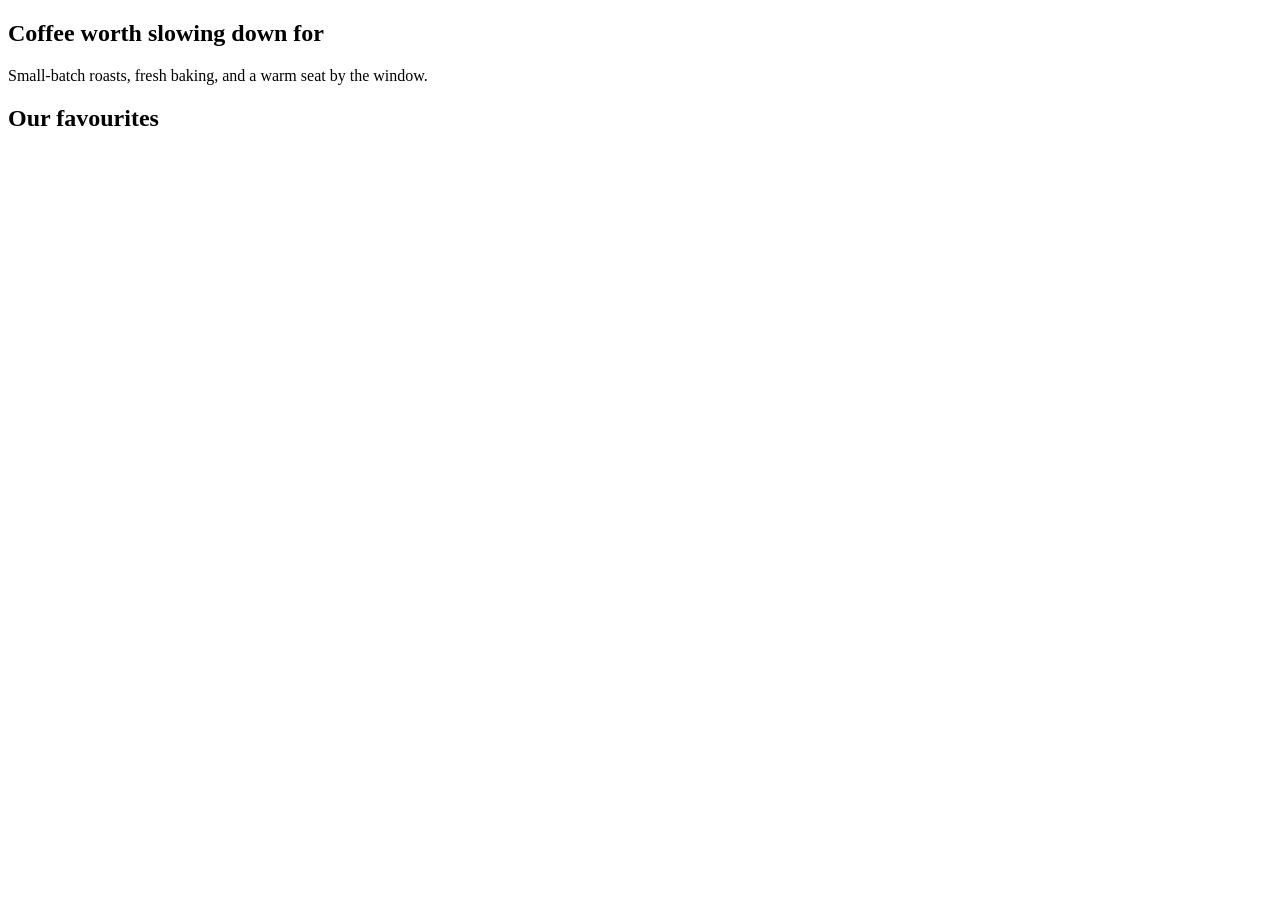
<file: week-10/intro-js-part-2-lesson/index.html>
<!DOCTYPE html>
<html lang="en">
<head>
  
</head>

<!-- data-page tells our JavaScript which page this is -->
<body data-page="home">

  <!-- Empty placeholders. JavaScript fills them in. -->
  <header id="site-header"></header>

  <main>
    <section class="hero">
      <h1>Coffee worth slowing down for</h1>
      <p>Small-batch roasts, fresh baking, and a warm seat by the window.</p>
    </section>

    <h2 class="section-title">Our favourites</h2>
    <section id="cards" class="card-grid" aria-label="Our favourites"></section>

    <section id="cta" class="cta"></section>
  </main>

  <footer id="site-footer"></footer>

</body>
</html>
</file>
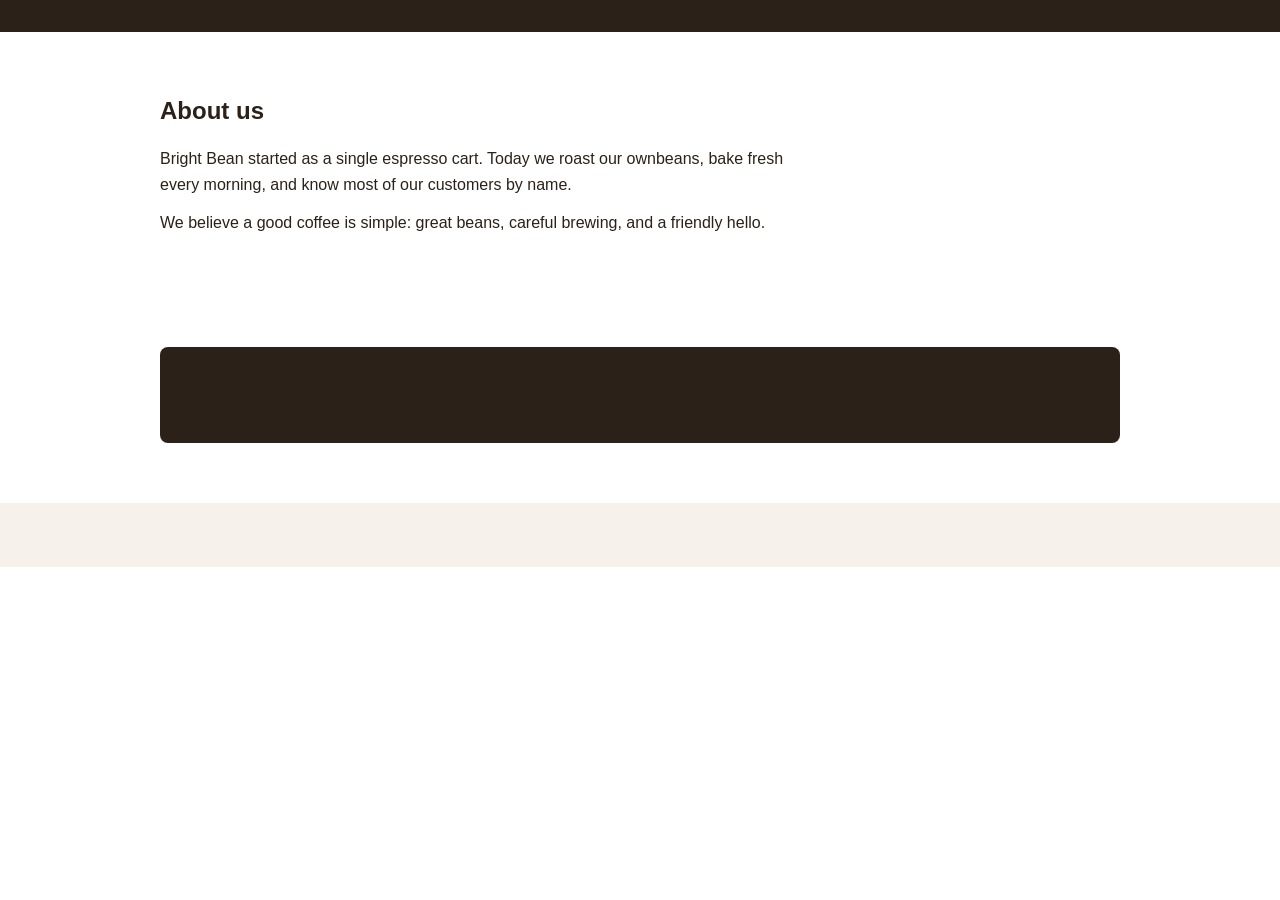
<file: week-10/about.html>
<!DOCTYPE html>
<html lang="en">
<head>
  <!-- all the meta data will be called in with a template. -->
  <link rel="stylesheet" href="./css/style.css">
  <!-- defer = wait until the whole page is rendered before running the script -->
  <!-- Order MATTERS: the components must be called before the main.js -->
  <script src="./js/components.js" defer></script>  
  <script src="./js/main.js" defer></script>
</head>

<body data-page="about">

  <header id="site-header"></header>

  <main>
    <section class="page-intro">
      <h1>About us</h1>
      <p>Bright Bean started as a single espresso cart. Today we roast our ownbeans, bake fresh every morning, and know most of our customers by name.</p>
      <p>We believe a good coffee is simple: great beans, careful brewing, and a friendly hello.</p>
    </section>

    <section id="cta" class="cta"></section>
  </main>

  <footer id="site-footer"></footer>

</body>
</html>
</file>
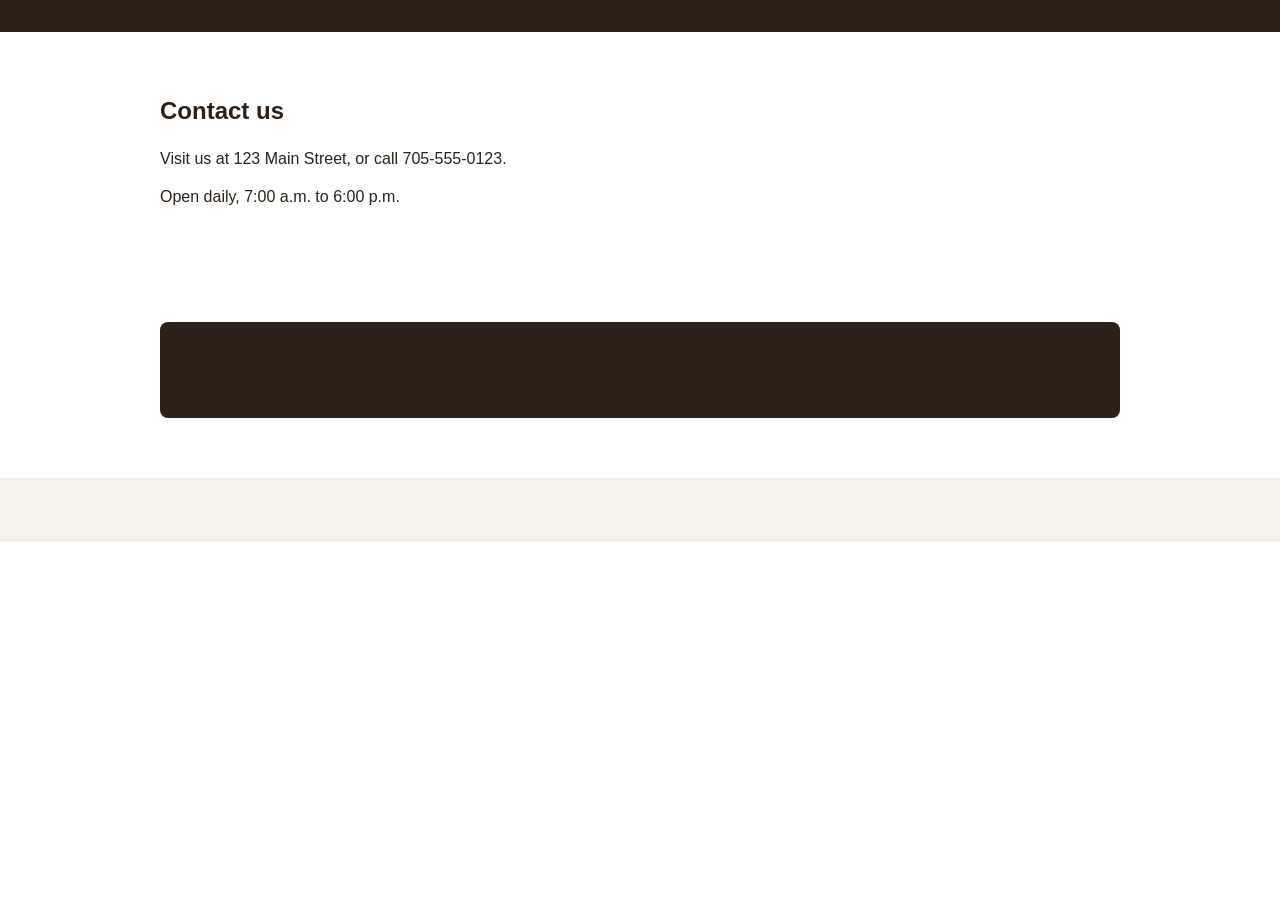
<file: week-10/contact.html>
<!DOCTYPE html>
<html lang="en">
<head>
  <!-- all the meta data will be called in with a template. -->
   <link rel="stylesheet" href="./css/style.css">
  <!-- defer = wait until the whole page is rendered before running the script -->
  <!-- Order MATTERS: the components must be called before the main.js -->
  <script src="./js/components.js" defer></script>  
  <script src="./js/main.js" defer></script>
</head>

<body data-page="contact">

  <header id="site-header"></header>

  <main>
    <section class="page-intro">
      <h1>Contact us</h1>
      <p>Visit us at 123 Main Street, or call 705-555-0123.</p>
      <p>Open daily, 7:00 a.m. to 6:00 p.m.</p>
    </section>

    <section id="cta" class="cta"></section>
  </main>

  <footer id="site-footer"></footer>

</body>
</html>
</file>
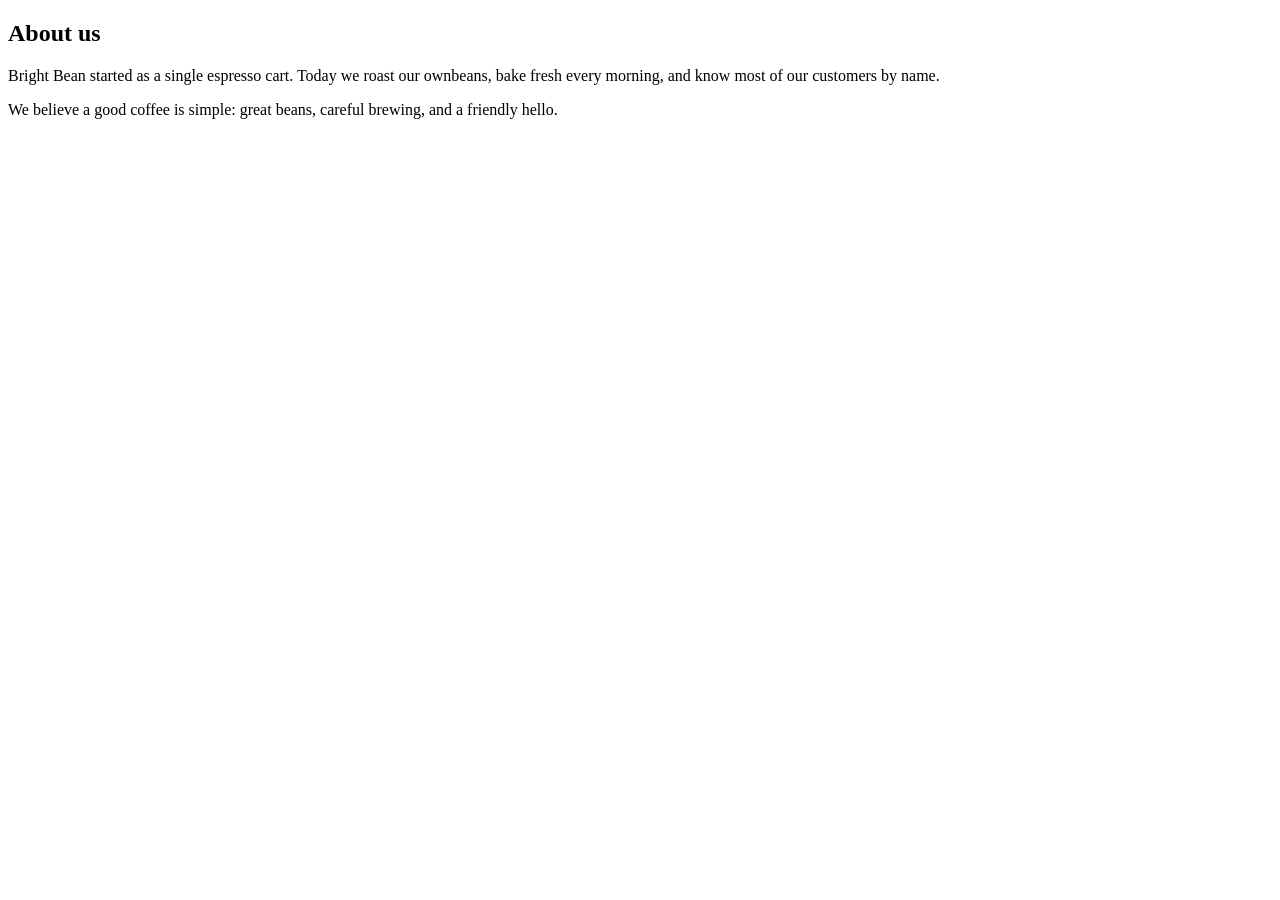
<file: week-10/intro-js-part-2-lesson/about.html>
<!DOCTYPE html>
<html lang="en">
<head>
  
</head>

<body data-page="about">

  <header id="site-header"></header>

  <main>
    <section class="page-intro">
      <h1>About us</h1>
      <p>Bright Bean started as a single espresso cart. Today we roast our ownbeans, bake fresh every morning, and know most of our customers by name.</p>
      <p>We believe a good coffee is simple: great beans, careful brewing, and a friendly hello.</p>
    </section>

    <section id="cta" class="cta"></section>
  </main>

  <footer id="site-footer"></footer>

</body>
</html>
</file>
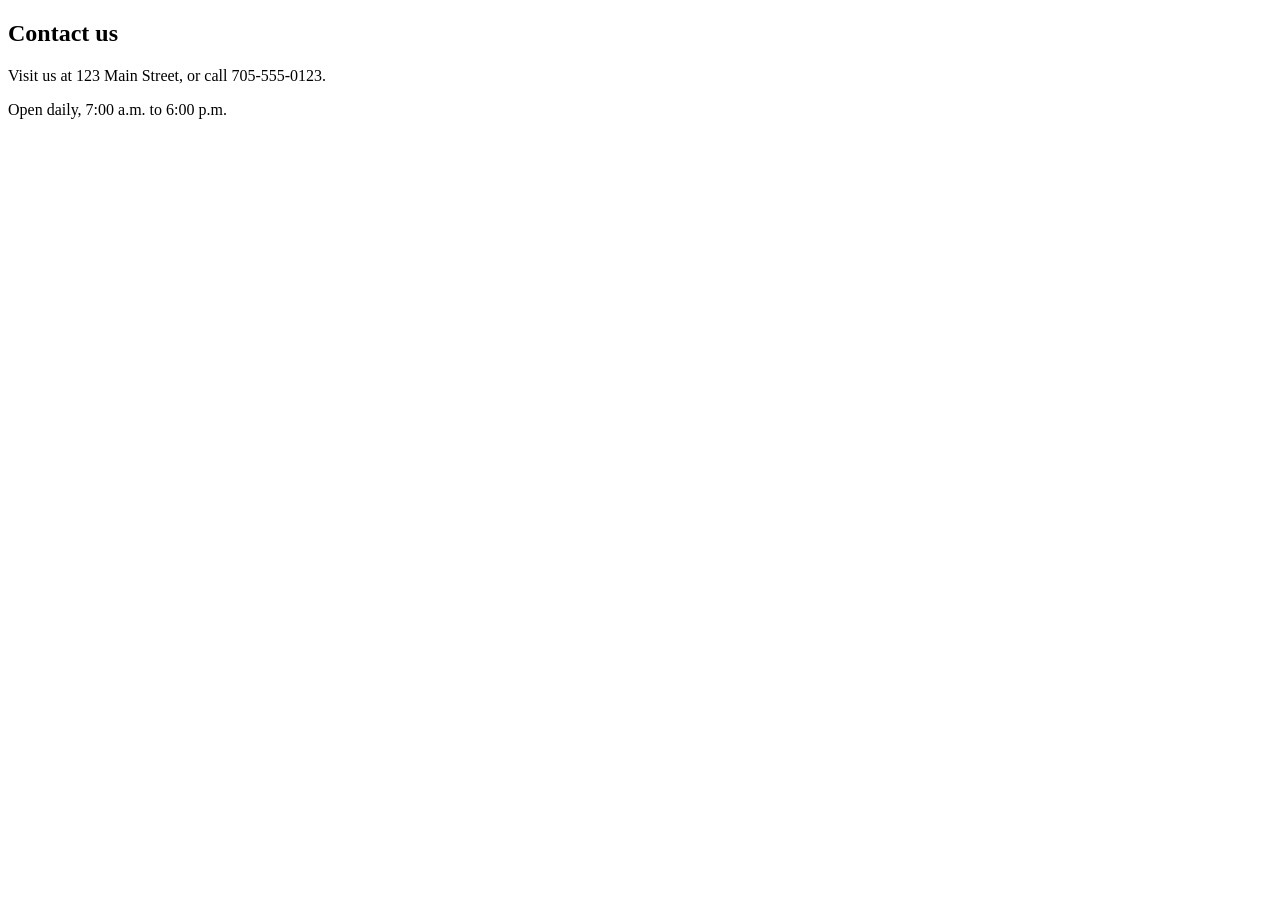
<file: week-10/intro-js-part-2-lesson/contact.html>
<!DOCTYPE html>
<html lang="en">
<head>
  
</head>

<body data-page="contact">

  <header id="site-header"></header>

  <main>
    <section class="page-intro">
      <h1>Contact us</h1>
      <p>Visit us at 123 Main Street, or call 705-555-0123.</p>
      <p>Open daily, 7:00 a.m. to 6:00 p.m.</p>
    </section>

    <section id="cta" class="cta"></section>
  </main>

  <footer id="site-footer"></footer>

</body>
</html>
</file>
<file: assignment-2/css/style.css>
body{margin: 0}
/* ===== Custom Fonts ===== */
@font-face{
    font-family: intro;
    src:url(../fonts/Whisper-Regular.ttf);
}
@font-face {
    font-family: bit;
    src: url(../fonts/Bitcount.ttf);
}
@font-face{
    font-family: killer;
    src:url("../fonts/Nosifer.ttf");
}
/* ===== Basics ===== */
.intro{
    font-family: intro, sans-serif;
    letter-spacing: 5px;
}
.intro p{
    font-size: 1.7rem;
}
h1{
    font-family: sans-serif;
}
h2, h3{
    font-family: bit, sans-serif;
    color: darkorange;
    font-size: 2rem;
}
h4{
    font-family: intro, sans-serif;
    text-align: center;
    font-size: 20px;
    text-shadow: 4px 3px 4px rgba(0,0,0,.8);
}
h5{
    font-family: intro, sans-serif;
    text-align: right;
    font-size: 20px;
    text-shadow: 4px 3px 4px rgba(0,0,0,.8);
}
p, a, li{
    font-size: 1.2rem;
    text-decoration: none;
    line-height: 75px;
    word-spacing: 5px;
}
/* ===== Custom Fonts ===== */
.party{
    font-family: fantasy;
    background-color: transparent;
    color: blueviolet;
    font-size: 2rem;
    line-height: 3rem;
    letter-spacing: 8px;
    background-image: linear-gradient(to right, red, orange, yellow, orange, red);
    text-shadow: 4px 3px 4px rgba(0,0,0,.8);
    margin: 0;
    position: relative;
}
.gang{
    color: crimson;
    background-color: black;
    font-size: 2.2rem;
    line-height: 3rem;
    letter-spacing: 2px;
    font-weight: 800;
    text-shadow: 0 25px 0px rgba(25, 51, 222, 0.776);
    margin: 0;
    position: relative;
}
.robbery{
    background-color: transparent;
    font-size: 2.2rem;
    color: rgb(190, 185, 185);
    background-image: linear-gradient(black,grey,black,grey,black,grey,black,grey,black,grey);
    text-shadow: 4px 3px 4px rgba(0,0,0,.8);
}
.chain{
    background-color: transparent;
    font-size: 2.2rem;
    color: dodgerblue;
    background-image: radial-gradient(silver, silver, gold,silver, silver, gold);
}
.killer{
    font-family: killer, sans-serif;
    background-color: transparent;
    color: crimson;
}
.sorry{
    background-color: transparent;
    color: aqua;
    text-shadow: 4px 3px 4px rgba(0,0,0,.8);
    font-size: 1.5rem;
}
.change{
    background-color: transparent;
    text-shadow: 6px 7px 2px rgba(0,0,0,.8);
    font-size: 1.8rem;
}
.body{
    background-color: transparent;
    color: pink;
    text-shadow: 4px 3px 4px rgba(0,0,0,.8);
    font-size: 2rem;
}
.rock{
    background-color: black;
    color:grey;
    text-shadow: 4px 3px 4px rgb(98, 98, 98);
    font-size: 1.8rem;
}
.rich{
    background-color: transparent;
    color: greenyellow;
    font-size: 2rem;
    text-shadow: 4px 3px 4px rgba(0,0,0,.8);
    letter-spacing: 2px;
}
.noisy{
    background-color: transparent;
    color: orange;
    font-size: 1.5rem;
    background-image: radial-gradient(red, red, red, yellow, yellow, black);
    text-shadow: 4px 3px 4px rgba(0,0,0,1);
    letter-spacing: 3px;
}
.summer{
    background-color: transparent;
    color: white;
    background-image: linear-gradient(orange, orange, lightblue, lightblue, lightblue, green);
    text-shadow: 4px 3px 4px rgba(0,0,0,.8);
    font-size: 1.8rem;
}
.holy{
    background-color: transparent;
    color: rgb(255, 241, 160);
    background-image: linear-gradient(white, lightblue, lightblue, yellow, lightblue, white);
    font-size: 2rem;
    text-shadow: -4px -3px 4px rgba(0,0,0,.8);
}
/* ===== Header ===== */
header{
    display: flex;
    position: fixed;
    float: left;
    top: 0;
    left: 0;
    max-width: 100vh;
    max-height: 200px;
}
header div{
    width: auto;
    height: 140px;
    padding-top: 5px;
    width:auto;
    height: 150px;
}
header > div > a > img{
    width: auto;
    height: 100%; 
    padding: 0 5px;
}
/* ===== Main ===== */
main{
    display: flex;
    flex-direction: column;
    align-items: center;
    justify-content: center;
    position: static;
    float: none;
    width: auto;
    margin-top: 250px;
}
</file>
<file: assignment-3/css/styles.css>
/* Fonts */
@font-face{
    font-family: OCRA;
    src:url("../fonts/OCRA.ttf");
}
@font-face{
    font-family: matrix;
    src:url("../fonts/Miltown-K17.ttf");
}
@font-face {
    font-family: beetwo;
    src: url("../fonts/bee_two.otf");
}
/* Classes */
.credit{
    text-align: center;
    display: flex;
    flex-direction: column;
    margin: 0;
    padding: 0;
    align-items: center;
    font-family: beetwo;
    color: rgba(255, 255, 255, 0.667);
    text-shadow: 1px 1px 0 black;
    gap: 0.3em;
    text-transform: uppercase;
    font-size: 0.5rem;
    line-height: 8px;
}
.credit-row{
    display: flex;
    flex-direction: row;
    justify-content: center;
    align-items: center;
    flex-wrap: wrap;
    gap: 0.3em;
    margin: 0;
    padding: 0;
    min-width: 90%;
    /* Stretches text height to 150% */
    transform: scaleY(1.5); 
    transform-origin: center;
    letter-spacing: 0px;
    
}
.standard{
    font-size: 25px;
    line-height: 1;
}
.prefix{
    font-size: 0.7rem;
    line-height: 1;
    text-align: left;
    padding-top: 3px;
}
.stack{
    margin: 0;
    padding: 0;
    height: 100%;
    width: auto;
    gap: 1px;
    display: flex;
    flex-direction: column;
    font-size: 12px;
    transform: translate(0, 2px);
    text-align: right;
}
.stack1{
    content: "";
}
/* Main */
body{
    margin: auto;
    height: 1200px;
    width: 857px;
    display: grid;
    grid-template-rows: 120px auto;
    position: relative;
    grid-template-areas:
    "header"
    "blank"
    "title"
    "other"
    "footer";
    background-color: #333333;
    background-image: url("../img/notext_movie.webp");
    background-repeat: no-repeat;
    background-position: center;
    background-attachment: scroll;
    background-size: contain;
}
/* Website Link */
a{
    color: #F4F7FA;
    text-decoration: none;
}
div{
    grid-area: header;
    display: flex;
    padding: 0.7rem;
    height: 100px;
}
/* Top of Poster */
div > div p{
    flex-basis: auto;
    height: 100%;
    width: 250px;
    padding-top: 6px;
    padding-left: 90px;
    padding-right: 0;
    letter-spacing: 1px;
    font-family: OCRA, monospace;
    font-size: 1.5rem;
    color: #F4F7FA;
    text-transform: uppercase;
    text-shadow: 0 0 15px rgb(20, 0, 122), 0 0 20px rgb(6, 6, 130), 0 0 25px rgb(0, 0, 137);
}
div > div + div p{
    width: 350px;
    padding-left: 10px;
}
div + div{
    grid-area: blank;
    height: 720px;
    width: auto;
}
/* Logo */
div + div + div{
    grid-area: title;
    flex-direction: column;
    position: relative;;
    height: 150px;
    width: 850px;
    padding: 0;
    margin: 0;
    transform: translate(0, -100px);
}
/* Credits */
div + div + div + div{
    grid-area: other;
    position: relative;
    padding-top: 50px;
    align-items: center;
    color: #F4F7FA;
    height: 10px;
    width: 100%;
    transform: translate(0, -70px);
}
/* Ending of Poster */
div + div + div + div + div{
    font-family: OCRA;
    grid-area: footer;
    text-transform: uppercase;
    text-shadow: 0 0 15px rgb(20, 0, 122), 0 0 20px rgb(6, 6, 130), 0 0 25px rgb(0, 0, 137);
    transform: translate(0, -50px);
}
</file>
<file: lab-3/css/style.css>
/* Make a 3 item row */
/* Space it out */
/* Center a Box */
/* Build a Nav Bar */
header div{
    flex-grow: 1;
}
h1{
    text-align: center;
}
header nav menu{
    display: flex;
    list-style: none;
    margin: 0;
    padding: 0;
    margin-top: 125px;
}
section{
    display: flex;
    min-height: 450px;
    align-items: center flex-start flex-end;
    justify-content: center start flex-end;
}
.items{
    display: flex;
    max-width: 1024px;
    justify-content: left;
}
.items-label{
    text-align: center;
    margin-top: 115px;
    padding: 0;
}
.items-label h2{
  font-size: 2rem;
}
.items img{
    flex: 1;
    flex-shrink: 0;
    width: 300px;
    height: 300px;
}
section > nav > menu > li > a{
    color: #666666;
    text-decoration: none;
    font-weight: 700;
}
</file>
<file: week-10/css/style.css>
/* =====================================================
   style.css
   Basic styles for the Bright Bean Coffee site.
   (No hover effects or transitions yet. Those come in Part 3.)
   ===================================================== */

/* ----- Reset and base ----- */
* {
  box-sizing: border-box;
  margin: 0;
  padding: 0;
}

body {
  font-family: Arial, Helvetica, sans-serif;
  line-height: 1.6;
  color: #2b2118;
  background-color: #ffffff;
}

main {
  max-width: 1000px;
  margin: 0 auto;
  padding: 0 20px;
}

/* ----- Header (filled by createHeader) ----- */
#site-header {
  display: flex;
  justify-content: space-between;
  align-items: center;
  padding: 16px 40px;
  background-color: #2b2118;
}

.logo {
  color: #f4c430;
  font-size: 1.4rem;
  font-weight: bold;
  text-decoration: none;
}

/* <menu> comes with list bullets and padding, so we remove them */
#site-header menu {
  display: flex;
  gap: 24px;
  list-style: none;
}

#site-header a {
  color: #ffffff;
  text-decoration: none;
}

/* The link for the page we are on.
   This matches the aria-current="page" our JavaScript added. */
#site-header a[aria-current="page"] {
  color: #f4c430;
  font-weight: bold;
}

/* ----- Hero and page intro ----- */
.hero {
  padding: 80px 0;
  text-align: center;
}

.hero h1 {
  font-size: 2.8rem;
  margin-bottom: 12px;
}

.page-intro {
  padding: 60px 0 40px;
}

.page-intro h1 {
  margin-bottom: 16px;
}

.page-intro p {
  margin-bottom: 12px;
  max-width: 640px;
}

/* ----- Cards (filled by createCard) ----- */
.section-title {
  text-align: center;
  margin-bottom: 24px;
}

.card-grid {
  display: flex;
  gap: 20px;
}

.card {
  flex: 1;
  padding: 24px;
  background-color: #f6f1ea;
  border-radius: 8px;
}

.card h3 {
  margin-bottom: 8px;
}

/* ----- Call to action (filled by createCallToAction) ----- */
.cta {
  margin: 60px 0;
  padding: 48px 24px;
  text-align: center;
  background-color: #2b2118;
  color: #ffffff;
  border-radius: 8px;
}

.cta h2 {
  margin-bottom: 8px;
}

.cta p {
  margin-bottom: 24px;
}

.button {
  display: inline-block;
  padding: 12px 28px;
  background-color: #f4c430;
  color: #2b2118;
  font-weight: bold;
  text-decoration: none;
  border-radius: 6px;
}

/* ----- Footer (filled by createFooter) ----- */
#site-footer {
  padding: 32px 20px;
  text-align: center;
  background-color: #f6f1ea;
  font-size: 0.9rem;
}
</file>
<file: week-3/css/style.css>
/* --------------------------------------------------------------------------
   CSS selector types:
       - Simple selectors — target elements based on one property.
           + Type/element selector: p, h1, section
           + Class selector: .text-block
           + ID selector: #main-nav
           + Universal selector: *
       - Grouping selector.
           + Comma-separated list: h1, h2, h3 {
       - Combinators — target elements based on their relationship to another element
           + Descendant combinator (space): section p
           + Child combinator (>): nav > ul
           + Adjacent sibling (+): h1 + p
           + General sibling (~): h1 ~ p
   -------------------------------------------------------------------------- */
*{
    margin: 0;
}
body{
    margin: 0;
    font-family: Arial, Helvetica, sans-serif;
    line-height: 1.5;
    color: #222222;
}
header{
    /* rem = relative to the root font-size normally 16px */
    padding-top: 1rem;
    padding-right: 2rem;
    padding-bottom: 1rem;
    padding-left: 2rem;
    /*
    shorthand padding = padding: 1rem 2rem;
    padding: 1rem(top/bottom) 2rem(left/right)
    padding: 1.5rem (top) 2.3rem(right) 1.78rem(bottom) 8rem(left)
    padding: 1rem(all sides)
    Order of a clock
     */
     background-color: #1e2a38;
     color: #f4f4f4;
}
header > img{
    width: auto;
    height: 150px;
}
header > nav > menu{
    list-style: none;
    margin: 0;
    padding: 0;
}
header > nav > menu > li > a{
    color: #f4f4f4;
    text-decoration: none;
    font-weight: 700;
}
header > nav > menu > li > a:hover{
    text-decoration: underline;
    font-weight: 900;
}
/* Hero/Masthead */
main > section{
    min-height: 50vh;
    background-color: #f4f4f4;
}
main > section > div{
    padding: 2rem;
    margin: 1rem;
    background-color: #f2f2f2;
    text-align: center;
    border: 4px solid #222222;
}
main > section > div > h1{
    font-size: 3.5rem;
    font-weight: 700;
    margin: 0;
}
main > section + section{
    padding: 3rem 5%;
}
main > section + section > div > figure{
    width: 100%;
    height: auto;
}
main > section + section > div > figure > img{
    width: 100%;
    height: auto;
    display: block;
}
main > section + section > div > figure > figcaption{
    font-size: .875rem; /* this is about 16px */
    font-style: italic;
    color: #555555;
    margin-top: .5rem;
    font-weight: 700;
}
main > section + section + section{
    padding: 3rem 5%;
}
main > section + section + section > div{
    margin-bottom: 2rem;
}
main > section + section + section > div > iframe,
main > section + section + section > div > video{
    max-width: 100%;
    width: 100%;
    min-height: 600px;
}
</file>
<file: week-5-student/css/style.css>
/* Remove the browser's default spacing so we control everything. */
* {
  margin: 0;
  padding: 0;
  box-sizing: border-box; /* width includes padding and border */
}
body {
  font-family: "Roboto", sans-serif;
  font-size: 16px;
  color: #000;
  background: #fff;
}
a { text-decoration: none; 
  color: inherit; 
}
ul { 
  list-style: none; 
}
h1, h2, h3 {
  font-family: "Montserrat", sans-serif;
}
/* ===== REUSABLE BUTTONS ===== */
.button-yellow{
  display: inline-block;
  width: 160px;
  padding: 8px 0;
  background-color: #ffd500;
  text-align: center;
  font-size: 1.2rem;
}
.button-outline{
  display: inline-block;
  padding: 10px 28px;
  border: solid 2px #ffd500;
  background-color: #ffffff;
}

/* ===== HEADER ===== */
header{
  height: 56px;
  background-color: #000000;
  display: flex;
  align-items: center;
}
.header-logo{
  /* remove the small gap image */
  display: block;
  height: 40px;
  margin: 0 15px;
}
nav menu{
  display: flex;
  gap: 30px;
}
nav a{
  color: #ffd500;
  font-size: 1.25rem;
}
.header-phone{
  position: absolute;
  top: 0;
  right: 0;
  width: 270px;
  height: 56px;
  background-color: #ffd500;
  text-align: center;
  line-height: 56px;
  font-size: 1.3rem;
}

/* ===== HERO ===== */
.hero{
  height: 75vh;
  background-image: url("../img/hero.jpg");
  background-repeat: no-repeat;
  background-size: cover;
}
.hero .mask{
  height: 100%;
  background-color: rgba(0, 0, 0, .7);
  display: flex;
  flex-direction: column;
  justify-content: center;
  padding-left: 25px;
}
.hero h1{
  margin-bottom: 25px;
  font-size: 4rem;
  font-weight: 600;
  line-height: 1.1;
  color: #ffffff;
}
.hero-dots{
  position: absolute;
  bottom: 20%;
  left: 0;
  width: 100%;
  text-align: center;
}
.dot{
  display: inline-block;
  width: 28px;
  height: 28px;
  margin: 0 5px;
  border: solid 2px #ffd500;
  border-radius: 50%;
}
.dot-filled{
  background-color: #ffd500;
}
/* ===== ABOUT US ===== */
.about{
  padding: 55px 80px;
  background-color: #8a8a8a;
  background-image: url("../img/blueprints-two.jpg");
  background-size: cover;
  background-position: center;
}
.about-box{
  position: relative;
  display: flex;
  align-items: center;
  gap: 50px;
  max-width: 1024px;
  margin: 0 auto;
  padding: 40px 40px 100px;
  background-color: #f5f5f5;
}
.about-box img{
  width: 465px;
  /* this stops the image from getting squished */
  flex-shrink: 0;
}
.about-box div{
  /* this will make the text take up the rest of the space */
  flex: 1;
}
.about-box h2{
  margin-bottom: 20px;
  font-size: 1.25rem;
}
.about-box p{
  line-height: 1.4;
}

/* ===== PAST PROJECTS ===== */
.projects{
  display: flex;
  height: 375px;
}
.projects-label{
  width: 227px;
  background-color: #000;
  color: #ffd500;
  text-align: center;
  padding-top: 135px;
}
.projects-label h2{
  font-size: 1.25rem;
}
.arrows{
  margin-top: 20px;
  font-size: 3rem;
  letter-spacing: 10px;
}
.projects img{
  flex: 1;
  min-width: 0;
  height: 375px;
  object-fit: cover;
}
/* ===== SERVICES ===== */
.services{
  display: flex;
  justify-content: space-around;
  max-width: 1200px;
  margin: 0 auto;
  padding: 90px 20px 60px;
}
.services div{
  width: 330px;
  text-align: center;
}
.services img{
  width: 100px;
  height: auto;
}

/* ===== FOOTER ===== */
footer {
  background: #000;
  color: #fff;
  padding: 30px 35px 15px;
}

/* Logo on the left, contact info on the right, centered as a group */
.footer-columns {
  display: flex;
  justify-content: space-between;
  align-items: center;
  max-width: 1200px;
  margin: 0 auto;
}

.footer-columns img {
  display: block;
  height: 130px;
}

footer h3 {
  margin-bottom: 15px;
  font-size: 24px;
}

footer address {
  font-style: normal;
  line-height: 1.6;
}

.copyright {
  margin-top: 25px;
  text-align: center;
  font-size: 13px;
}
</file>
<file: week-8/css/style.css>
body{
    margin: 0;

}
img{
    max-width: 100%;
    height: auto;
}
h1, h2, h3, h4, h5, h6{
    font-family: "Montserrat", sans-serif;
}
p, a, li{
    font-size: 1.2em;
    font-family: "Roboto", sans-serif;
    text-decoration: none;
}
/* Global Classes */
.example{
    padding: 2% 5%;
    background-color: #fff;
    color: #0e0e0e;
    display: grid;
}
.btn-1{
    background-color: #fff;
    border: solid 2px #fff;
    color: #0e0e0e;
    border-radius: 5px;
    padding: 15px 50px;
}
.btn-2{
    background-color: #0e0e0e;
    border: solid 2px #0e0e0e;
    color: #fff;
    border-radius: 5px;
    padding: 15px 50px;
}
/****************/
/* Mobile First */
/* Target Phone */
/****************/
body{
    display: grid;
    grid-template-columns: minmax(0, 1fr);
    grid-template-areas: 
    "header"
    "hero"
    "main"
    "sidebar"
    "footer";
}
header{
    grid-area: header;
    display: flex;
    flex-flow: column;
    align-items: center;
    justify-content: center;
    padding: 10px 0;
    background-color: #0e0e0e;
}
header > div{
    height: 115px;
}
header img{
    width: auto;
    height: 100%;
}
header > nav > menu{
    list-style: none;
    display: flex;
    margin: 0;
    padding: 0;
}
header li{
    padding: 0 15px;
}
header > nav > menu > li > a{
    color: #fff;
}
/* Masthead */
.masthead{
    grid-area: hero;
    height: 100vh;
    background-image: url("../img/sample-1.jpg");
    background-size: cover;
}
.masthead div{
    display: flex;
    align-items: center;
    justify-content: center;
    height: 100%;
    width: 100%;
    background-color: rgba(0, 0, 0, .7);
}
.masthead h1{
    color: #fff;
    font-size: 11vw;
    text-align: center;
}
/* Main */
main{
    grid-area: main;
}
.example-1 h2{
    font-size: 3em;
}
.example-2{
    grid-template-columns: 1fr;
}
.example-2 div:nth-child(odd){
    background-color: #0e0ecd;
    color: #fff;
}
.example-2 div{
    min-height: 250px;
    padding: 5px;
    text-align: center;
    display: flex;
    flex-direction: column;
    align-items: center;
    justify-content: center;
}
.example-2 div h3{
    font-size: 3em;
}
.example-3{
    grid-template-columns: 1fr;
    padding: 5%;
    background-color: #008000;
    align-items: center;
}
.example-3 div{
    padding: 15px;
    color: #fff;
    text-align: center;
}
.example-3 h3{font-size: 3em;}
.example-3 img{
    width: 100%;
    height: auto;
}
.example-4, .example-5{
    grid-template-columns: 1fr;
}
.example-4 div, .example-5 div{
    padding: 15px;
}
.example-4 img, .example-5 img{
    width: 100%;
    height: auto;
}
.example-4 div:nth-child(1){
    order: 2;
}
aside{
    grid-area: sidebar;
    display: grid;
    grid-template-columns: repeat(auto-fit, minmax(180px, 1fr));
    background-color: #626262;
}
aside article{
    padding: 15px;
    text-align: center;
}
aside article img{
    width: 100%;
    height: auto;
}
aside article h4{
    font-size: 2em;
}
/* Footer */
footer{
    grid-area: footer;
    display: flex;
    flex-wrap: wrap;
    align-items: center;
    justify-content: center;
    text-align: center;
    background-color: #0e0e0e;
    color: #fff;
}
footer div{
    padding: 10px;
}
footer div:nth-child(1){
    height: 125px;
    /* Don't let the flex row squash the logo when space gets tight */
    flex-shrink: 0;
}
footer img{
    width: auto;
    height: 100%;
}
footer form{
    width: 325px;
    max-width: 100%;
    box-sizing: border-box;
    height: auto;
    padding: 15px;
}
footer form input{
    width: 100%;
}
/* Now our media queries */
@media screen and (min-width: 480px){
    header{
        flex-flow: row;
        height: 125px;
        padding: 0;
    }
    header > div{
        flex-grow: 1;
    }
    .example-3{
        grid-template-columns: 1fr 1fr;
    }
    .example-3 div:nth-child(3){
        order: 4;
    }
    .example-3 div:nth-child(4){
        order: 3;
    }
}
@media screen and (min-width: 600px){
    .example-2{
        grid-template-columns: repeat(3, 1fr);
    }
}
@media screen and (min-width: 768px) {
    body{
        grid-template-columns: repeat(4, min-max(0, 1fr));
        grid-template-areas:
        "header header header header"
        "hero hero hero hero"
        "main main main sidebar"
        "footer footer footer footer";
    }
    .masthead h1{
        font-size: 5em;
    }
    .example-3{
        grid-template-columns: 2fr 3fr 2fr 3fr;
    }
    .example-3 div{
        padding: 0;
    }
    .example-3 div:nth-child(3), .example-3 div:nth-child(4){
        order: 0;
    }
    .example-5 div:nth-child(1), .example-5 div:nth-child(2){
        order: 0;
    }
    footer{
        flex-wrap: nowrap;
        justify-content: flex-start;
        text-align: left;
    }
}
@media screen and (min-width: 1024px){
    .example-3{
        padding: 2% 5%;
    }
}
@media screen and (min-width: 1440px){
    header{
        background: #fff;
    }
    header nav menu li a{
        color: #0e0e0e;
    }
}
</file>
<file: week-9/css/style.css>
/* =============================================================
   style.css - Introduction to JavaScript lesson page
   This page is only a "stage" for our JavaScript, so the CSS
   is kept simple and uses things we have already learned.
   ============================================================= */

/* ---------- 1. Reset and base styles ---------- */
* {
  box-sizing: border-box; /* padding stays INSIDE the width we set */
}

body {
  margin: 0;
  font-family: Calibri, Arial, sans-serif;
  font-size: 1.1rem;
  line-height: 1.5;
  color: #1b1f27;
  background-color: #ffffff;
}

h1,
h2,
h3 {
  line-height: 1.2;
}

/* Inline code, like <code>let</code> in a paragraph */
code,
kbd {
  font-family: "Courier New", monospace;
  background-color: #f1f3f6;
  padding: 0.1em 0.35em;
  border-radius: 4px;
}

/* ---------- 2. Header ---------- */
.site-header {
  background-color: #1b1f27;
  color: #ffffff;
  padding: 2rem 1.5rem;
  text-align: center;
}

.site-header h1 {
  margin: 0;
  font-size: 2.6rem;
}

.site-header p {
  margin: 0.25rem 0 1.5rem;
  color: #f7df1e;
}

/* ---------- 3. Navigation ----------
   <menu> comes with a bullet list look, so we remove it
   and use Flexbox to lay the links out in a row. */
nav menu {
  display: flex;
  justify-content: center;
  gap: 1rem;
  margin: 0;
  padding: 0;
  list-style: none; /* removes the bullets */
}

nav a {
  display: block;
  padding: 0.5rem 1rem;
  color: #ffffff;
  text-decoration: none;
  border: 2px solid #f7df1e;
  border-radius: 6px;
}

nav a:hover {
  background-color: #f7df1e;
  color: #1b1f27;
}

/* ---------- 4. Main content ---------- */
main {
  max-width: 1000px;
  margin: 0 auto; /* centers the content */
  padding: 2rem 1.5rem;
}

section {
  margin-bottom: 3rem;
}

section > h2 {
  font-size: 2rem;
  margin-bottom: 1rem;
}

/* ---------- 5. Tip box (the <aside>) ---------- */
.tip {
  background-color: #1b1f27;
  color: #ffffff;
  padding: 1.25rem 1.5rem;
  border-radius: 10px;
  margin-bottom: 2.5rem;
}

.tip h2 {
  margin-top: 0;
  color: #f7df1e;
}

.tip code,
.tip kbd {
  background-color: #2a2f3a;
  color: #f7df1e;
}

/* ---------- 6. Lesson cards (each <article>) ----------
   CSS Grid puts the cards in two columns. */
#basics,
#control-flow,
#functions-arrays {
  display: grid;
  grid-template-columns: 1fr 1fr;
  gap: 1.25rem;
}

/* The section title should span the full width */
#basics > h2,
#control-flow > h2,
#functions-arrays > h2 {
  grid-column: 1 / -1;
  margin: 0;
}

article {
  background-color: #f1f3f6;
  padding: 1.25rem;
  border-radius: 10px;
}

article h3 {
  margin-top: 0;
  margin-bottom: 0.25rem;
}

article p {
  margin-top: 0;
  color: #4a5160;
}

/* ---------- 7. Output boxes ----------
   Each <output> looks like a little console window. */
output {
  display: block;
  min-height: 3.5rem;
  padding: 0.75rem 1rem;
  background-color: #1b1f27;
  color: #ffffff;
  font-family: "Courier New", monospace;
  font-size: 0.95rem;
  white-space: pre-wrap; /* respects the line breaks we send */
  border-radius: 8px;
}

/* :empty matches an output box with nothing in it yet */
output:empty::before {
  content: "(no output yet)";
  color: #a3aab8;
}

/* ---------- 8. Lab section ---------- */
#lab {
  background-color: #f1f3f6;
  padding: 1.5rem;
  border-radius: 10px;
}

#lab > h2 {
  margin-top: 0;
}

#lab li {
  margin-bottom: 0.5rem;
}

#lab output {
  margin-top: 1.5rem;
}

/* ---------- 9. Footer ---------- */
.site-footer {
  background-color: #1b1f27;
  color: #ffffff;
  text-align: center;
  padding: 1.25rem;
}

.site-footer p {
  margin: 0;
}
</file>
